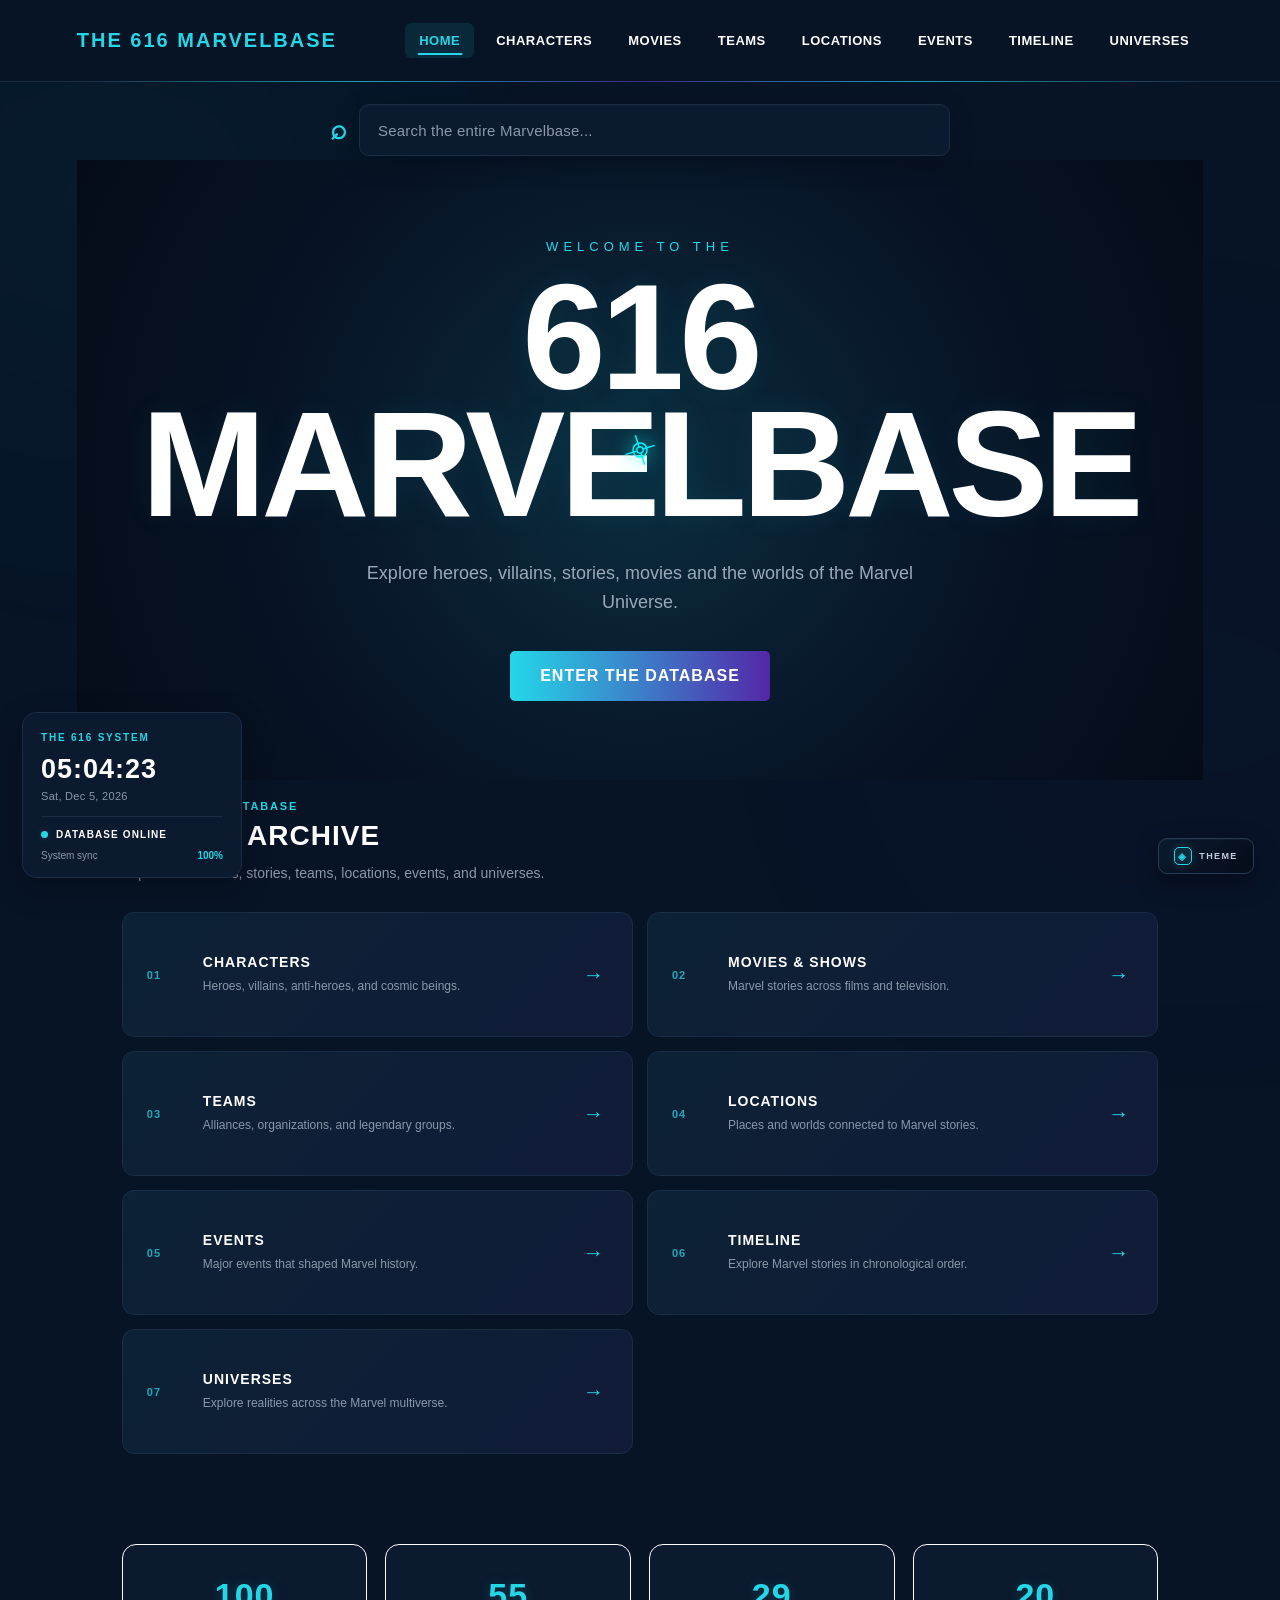
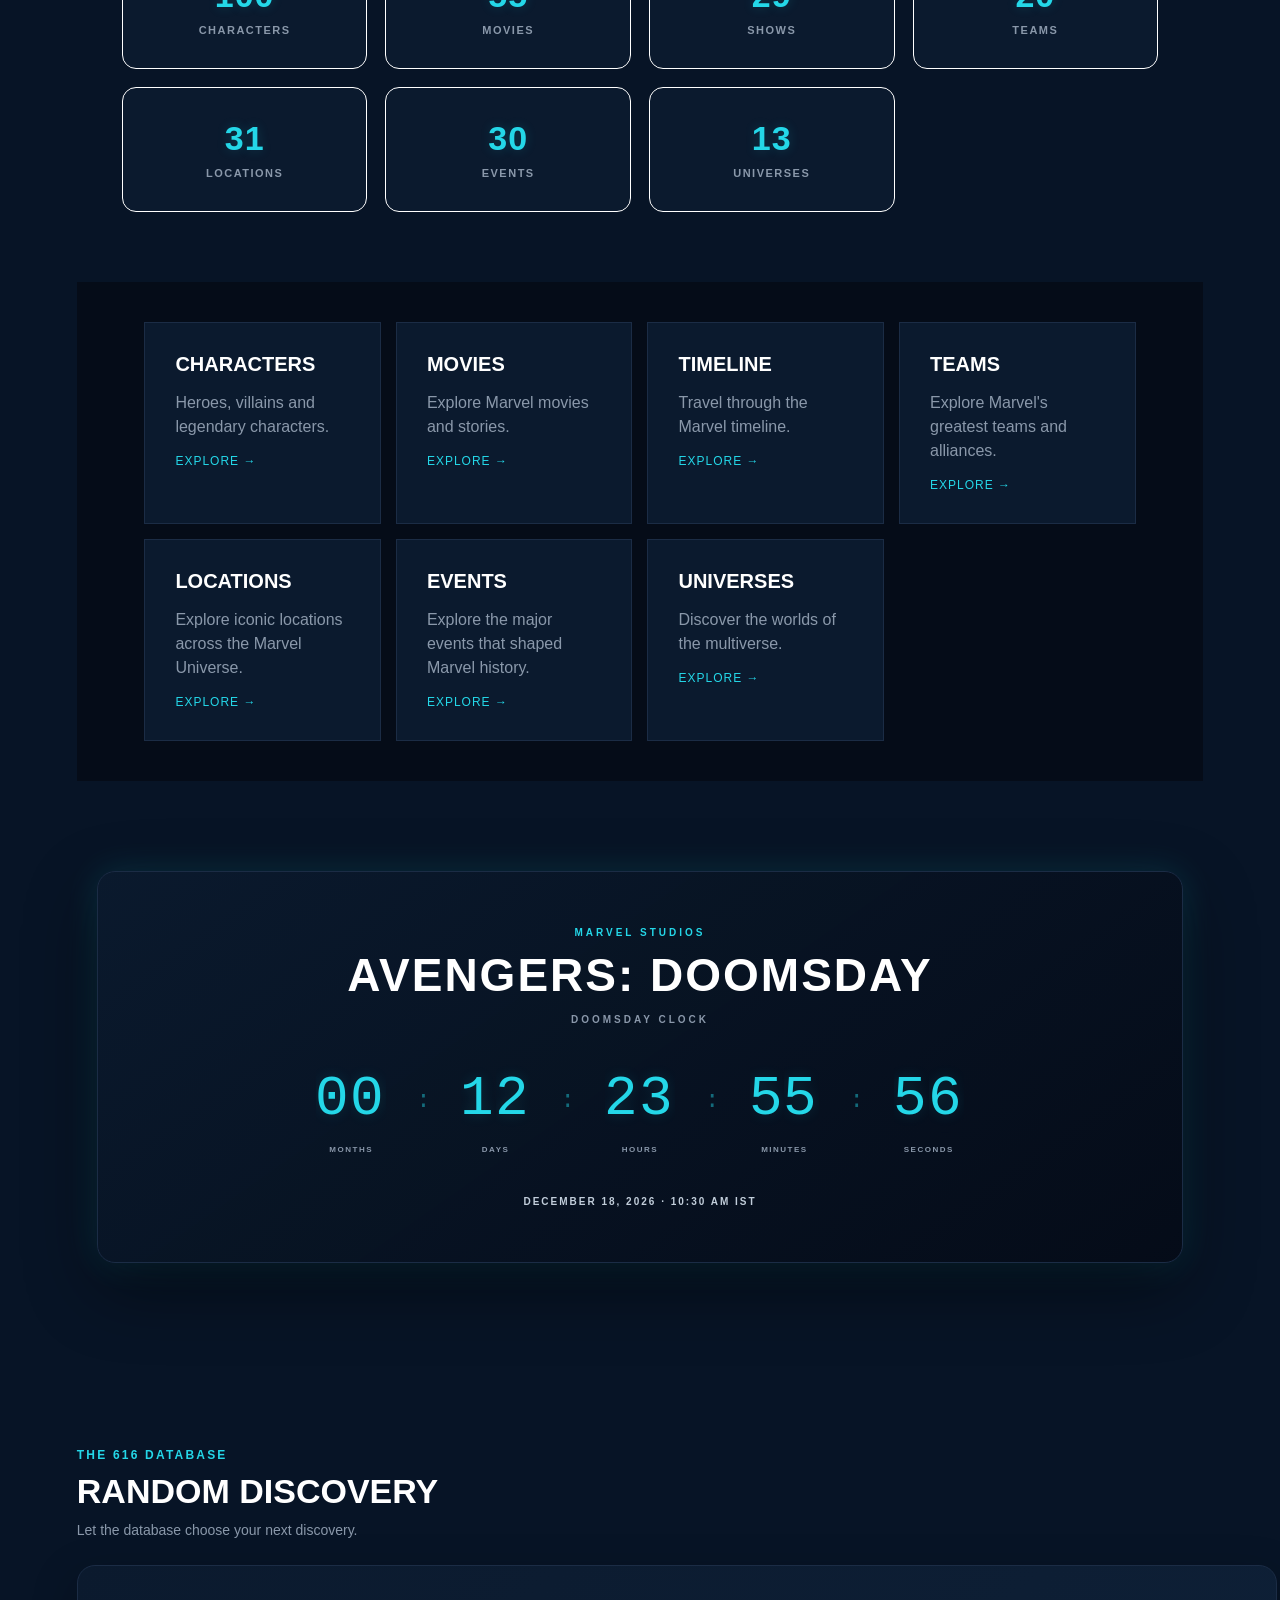
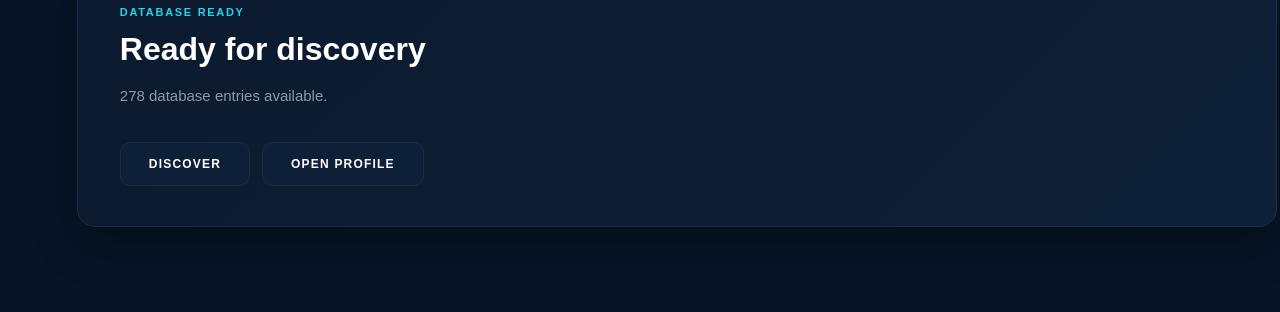
<file: index.html>
<!DOCTYPE html>
<html lang="en">

<head>

    <meta charset="UTF-8">
    <meta name="viewport" content="width=device-width, initial-scale=1.0">

    <title>The 616 Marvelbase</title>

    <link rel="stylesheet" href="style.css">
     <link rel="stylesheet" href="theme.css">
    <style>

        /* =========================================
   GLOBAL SEARCH
   ========================================= */

.global-search-section {

    width: 100%;

    display: flex;

    justify-content: center;

    padding: 22px 20px 4px;

    box-sizing: border-box;

}


.global-search {

    position: relative;

    width: min(620px, 90vw);

}


#global-search-input {

    width: 100%;

    box-sizing: border-box;

    padding: 14px 18px;

    border: 1px solid #1B2C45;

    border-radius: 10px;

    background: #0B1A2E;

    color: white;

    outline: none;

    font-size: 15px;

    transition:
        border-color 0.2s ease,
        box-shadow 0.2s ease,
        background 0.2s ease;

}


#global-search-input::placeholder {
    color: #8A98AA;
}


#global-search-input:focus {

    border-color: #24D7E8;

    background: #0D1F35;

    box-shadow:
        0 0 0 3px rgba(36, 215, 232, 0.08);

}


.global-search-results {

    position: absolute;

    top: calc(100% + 8px);

    left: 0;

    width: 100%;

    max-height: 430px;

    overflow-y: auto;

    padding: 6px;

    box-sizing: border-box;

    border: 1px solid #1B2C45;

    border-radius: 10px;

    background: #0B1A2E;

    box-shadow:
        0 15px 40px rgba(0, 0, 0, 0.45);

    opacity: 0;

    visibility: hidden;

    pointer-events: none;

    transform: translateY(-5px);

    transition:
        opacity 0.2s ease,
        visibility 0.2s ease,
        transform 0.2s ease;

    z-index: 100000;

}


.global-search-results.active {

    opacity: 1;

    visibility: visible;

    pointer-events: auto;

    transform: translateY(0);

}


.global-search-result {

    display: block;

    width: 100%;

    padding: 11px 12px;

    border: none;

    border-radius: 7px;

    background: transparent;

    color: white;

    text-align: left;

    cursor: pointer;

    transition:
        background 0.15s ease;

}


.global-search-result:hover {
    background: #142640;
}


.global-result-category {

    display: block;

    margin-bottom: 3px;

    color: #24D7E8;

    font-size: 11px;

    text-transform: uppercase;

    letter-spacing: 0.8px;

}


.global-search-result strong {

    display: block;

    font-size: 14px;

}


.global-search-result small {

    display: block;

    margin-top: 3px;

    color: #8A98AA;

    font-size: 12px;

}


.global-search-empty {

    padding: 15px;

    color: #8A98AA;

    text-align: center;

    font-size: 13px;

}


@media (max-width: 600px) {

    .global-search-section {
        padding-top: 16px;
    }

    .global-search {
        width: 94vw;
    }

}

    </style>

</head>


<body>


    <header>

        <div class="logo">
            THE 616 <span>MARVELBASE</span>
        </div>

        <!-- =====================================
             NAVIGATION
             ====================================== -->

        <nav>

            <a href="index.html" class="active">
                Home
            </a>

            <a href="characters.html">
                Characters
            </a>

            <a href="movies.html">
                Movies
            </a>

            <a href="teams.html">
                TEAMS
            </a>

            <a href="locations.html">
                LOCATIONS
            </a>

            <a href="events.html">
                EVENTS
            </a>

            <a href="timeline.html">
                Timeline
            </a>

            <a href="universes.html">
                Universes
            </a>

        </nav>

    </header>
    <!-- ========================================
     GLOBAL SEARCH
========================================= -->

<section class="global-search-section">

    <div class="global-search">

        <input
            type="text"
            id="global-search-input"
            placeholder="Search the entire Marvelbase..."
            autocomplete="off"
        >

        <div
            id="global-search-results"
            class="global-search-results">
        </div>

    </div>

</section>


    <main>


        <!-- =====================================
             HERO
             ====================================== -->

        <section class="hero">

            <p class="small-title">
                WELCOME TO THE
            </p>


            <h1>
                616<br>MARVELBASE
            </h1>


            <p class="description">
                Explore heroes, villains, stories, movies and
                the worlds of the Marvel Universe.
            </p>


            <a
                href="characters.html"
                class="database-button">

                ENTER THE DATABASE

            </a>

        </section>


        <!-- =====================================
             DATABASE STATS
             ====================================== -->


             <section class="database-explorer">

    <div class="database-explorer-heading">
        <p>EXPLORE THE DATABASE</p>
        <h2>THE 616 ARCHIVE</h2>
        <span>
            Explore characters, stories, teams, locations, events, and universes.
        </span>
    </div>


    <div class="database-explorer-grid">

        <a href="characters.html" class="database-explorer-card">
            <span class="database-explorer-number">01</span>
            <div>
                <h3>CHARACTERS</h3>
                <p>Heroes, villains, anti-heroes, and cosmic beings.</p>
            </div>
            <span class="database-explorer-arrow">→</span>
        </a>


        <a href="movies.html" class="database-explorer-card">
            <span class="database-explorer-number">02</span>
            <div>
                <h3>MOVIES & SHOWS</h3>
                <p>Marvel stories across films and television.</p>
            </div>
            <span class="database-explorer-arrow">→</span>
        </a>


        <a href="teams.html" class="database-explorer-card">
            <span class="database-explorer-number">03</span>
            <div>
                <h3>TEAMS</h3>
                <p>Alliances, organizations, and legendary groups.</p>
            </div>
            <span class="database-explorer-arrow">→</span>
        </a>


        <a href="locations.html" class="database-explorer-card">
            <span class="database-explorer-number">04</span>
            <div>
                <h3>LOCATIONS</h3>
                <p>Places and worlds connected to Marvel stories.</p>
            </div>
            <span class="database-explorer-arrow">→</span>
        </a>


        <a href="events.html" class="database-explorer-card">
            <span class="database-explorer-number">05</span>
            <div>
                <h3>EVENTS</h3>
                <p>Major events that shaped Marvel history.</p>
            </div>
            <span class="database-explorer-arrow">→</span>
        </a>


        <a href="timeline.html" class="database-explorer-card">
            <span class="database-explorer-number">06</span>
            <div>
                <h3>TIMELINE</h3>
                <p>Explore Marvel stories in chronological order.</p>
            </div>
            <span class="database-explorer-arrow">→</span>
        </a>


        <a href="universes.html" class="database-explorer-card">
            <span class="database-explorer-number">07</span>
            <div>
                <h3>UNIVERSES</h3>
                <p>Explore realities across the Marvel multiverse.</p>
            </div>
            <span class="database-explorer-arrow">→</span>
        </a>

    </div>

</section>
        <section class="database-stats">

            

    <div class="stat-card" onclick="window.location.href='characters.html'">
        <span id="character-count">0</span>
        <p>CHARACTERS</p>
    </div>

    <div class="stat-card" onclick="window.location.href='movies.html'">
        <span id="movie-count">0</span>
        <p>MOVIES</p>
    </div>

    <div class="stat-card" onclick="window.location.href='movies.html'">
        <span id="show-count">0</span>
        <p>SHOWS</p>
    </div>

    <div class="stat-card" onclick="window.location.href='teams.html'">
        <span id="team-count">0</span>
        <p>TEAMS</p>
    </div>

    <div class="stat-card" onclick="window.location.href='locations.html'">
        <span id="location-count">0</span>
        <p>LOCATIONS</p>
    </div>

    <div class="stat-card" onclick="window.location.href='events.html'">
        <span id="event-count">0</span>
        <p>EVENTS</p>
    </div>

    <div class="stat-card" onclick="window.location.href='universes.html'">
        <span id="universe-count">0</span>
        <p>UNIVERSES</p>
    </div>

</section>


        <!-- =====================================
             DATABASE CATEGORIES
             ====================================== -->

        <section class="categories">


            <a
                href="characters.html"
                class="card">

                <h2>
                    CHARACTERS
                </h2>

                <p>
                    Heroes, villains and legendary characters.
                </p>

                <span class="card-link">
                    EXPLORE →
                </span>

            </a>


            <a
                href="movies.html"
                class="card">

                <h2>
                    MOVIES
                </h2>

                <p>
                    Explore Marvel movies and stories.
                </p>

                <span class="card-link">
                    EXPLORE →
                </span>

            </a>


            <a
                href="timeline.html"
                class="card">

                <h2>
                    TIMELINE
                </h2>

                <p>
                    Travel through the Marvel timeline.
                </p>

                <span class="card-link">
                    EXPLORE →
                </span>

            </a>


            <a
                href="teams.html"
                class="card">

                <h2>
                    TEAMS
                </h2>

                <p>
                    Explore Marvel's greatest teams and alliances.
                </p>

                <span class="card-link">
                    EXPLORE →
                </span>

            </a>


            <a
                href="locations.html"
                class="card">

                <h2>
                    LOCATIONS
                </h2>

                <p>
                    Explore iconic locations across the Marvel Universe.
                </p>

                <span class="card-link">
                    EXPLORE →
                </span>

            </a>


            <a
                href="events.html"
                class="card">

                <h2>
                    EVENTS
                </h2>

                <p>
                    Explore the major events that shaped Marvel history.
                </p>

                <span class="card-link">
                    EXPLORE →
                </span>

            </a>


            <a
                href="universes.html"
                class="card">

                <h2>
                    UNIVERSES
                </h2>

                <p>
                    Discover the worlds of the multiverse.
                </p>

                <span class="card-link">
                    EXPLORE →
                </span>

            </a>


        </section>


        <section class="doomsday-clock-section">

    <div class="doomsday-clock">

        <p class="doomsday-kicker">MARVEL STUDIOS</p>

        <h2>AVENGERS: DOOMSDAY</h2>

        <p class="doomsday-label">DOOMSDAY CLOCK</p>

        <div class="doomsday-countdown">

            <div class="doomsday-unit">
                <span id="doom-months">00</span>
                <small>MONTHS</small>
            </div>

            <div class="doom-separator">:</div>

            <div class="doomsday-unit">
                <span id="doom-days">00</span>
                <small>DAYS</small>
            </div>

            <div class="doom-separator">:</div>

            <div class="doomsday-unit">
                <span id="doom-hours">00</span>
                <small>HOURS</small>
            </div>

            <div class="doom-separator">:</div>

            <div class="doomsday-unit">
                <span id="doom-minutes">00</span>
                <small>MINUTES</small>
            </div>

            <div class="doom-separator">:</div>

            <div class="doomsday-unit">
                <span id="doom-seconds">00</span>
                <small>SECONDS</small>
            </div>

        </div>

        <p class="doomsday-date">
            DECEMBER 18, 2026 · 10:30 AM IST
        </p>

    </div>

</section>



<section class="random-discovery">
    <div class="discovery-header">
        <p>THE 616 DATABASE</p>
        <h2>RANDOM DISCOVERY</h2>
        <span>Let the database choose your next discovery.</span>
    </div>

    <div class="discovery-card">
        <div>
            <p class="discovery-type" id="discovery-type">
                DATABASE READY
            </p>

            <h3 id="discovery-name">
                ??? 
            </h3>

            <p id="discovery-description">
                Access a random entry from the 616 database.
            </p>
        </div>

        <div class="discovery-actions">
    <button id="discover-button" class="discovery-button">
        DISCOVER AGAIN
    </button>

    <button id="open-discovery-button" class="discovery-button">
        OPEN PROFILE
    </button>
</div>
    </div>
</section>
    </main>


    <!-- =========================================
         MOUSE GLOW
         ========================================== -->

    <canvas id="neon-trail-canvas"></canvas>


    <!-- =========================================
         SCRIPTS
         ========================================== -->

    <script src="home.js"></script>

    <script src="script.js"></script>

    <script src="global-search.js"></script>

<script src="neon-trail.js"></script>

    <script src="theme.js"></script>

    <script src="doomsday-clock.js"></script>

    <script src="system-clock.js"></script>

    <script src="random-discovery.js"></script>

</body>

</html>
</file>
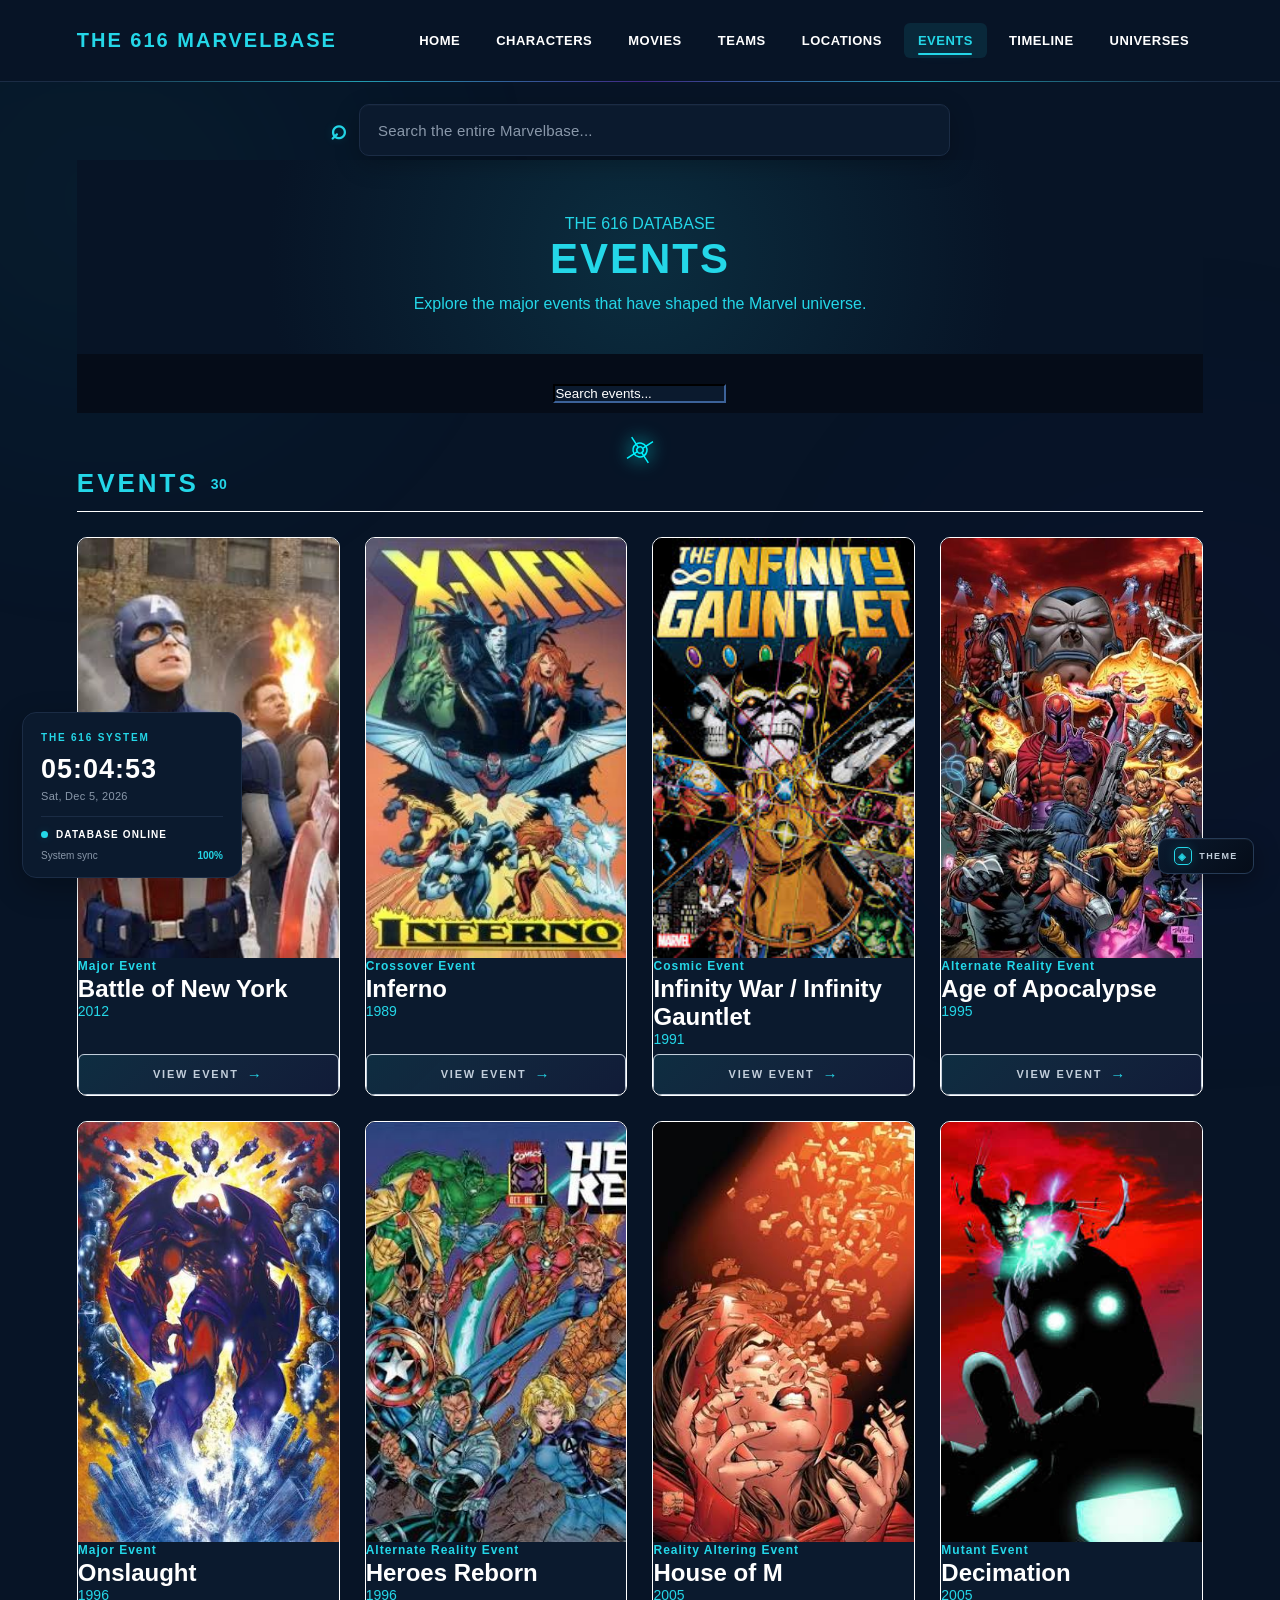
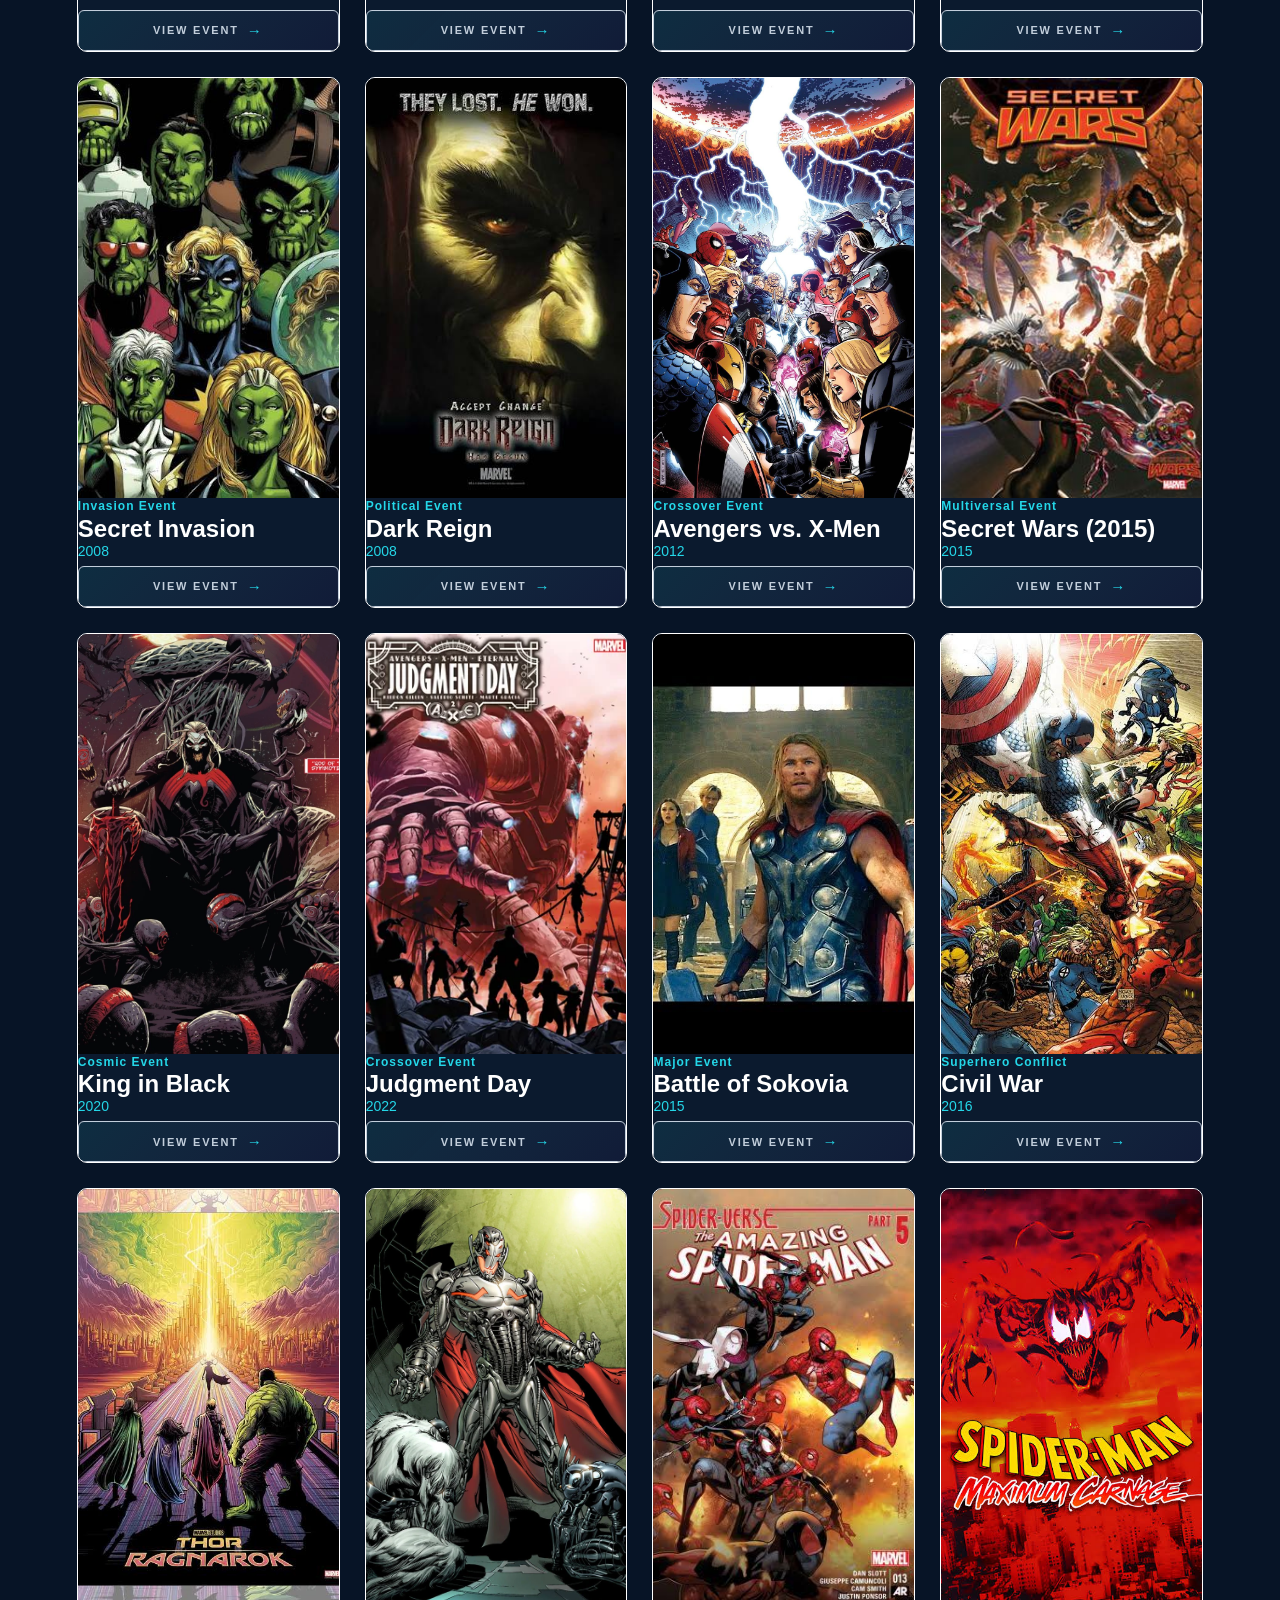
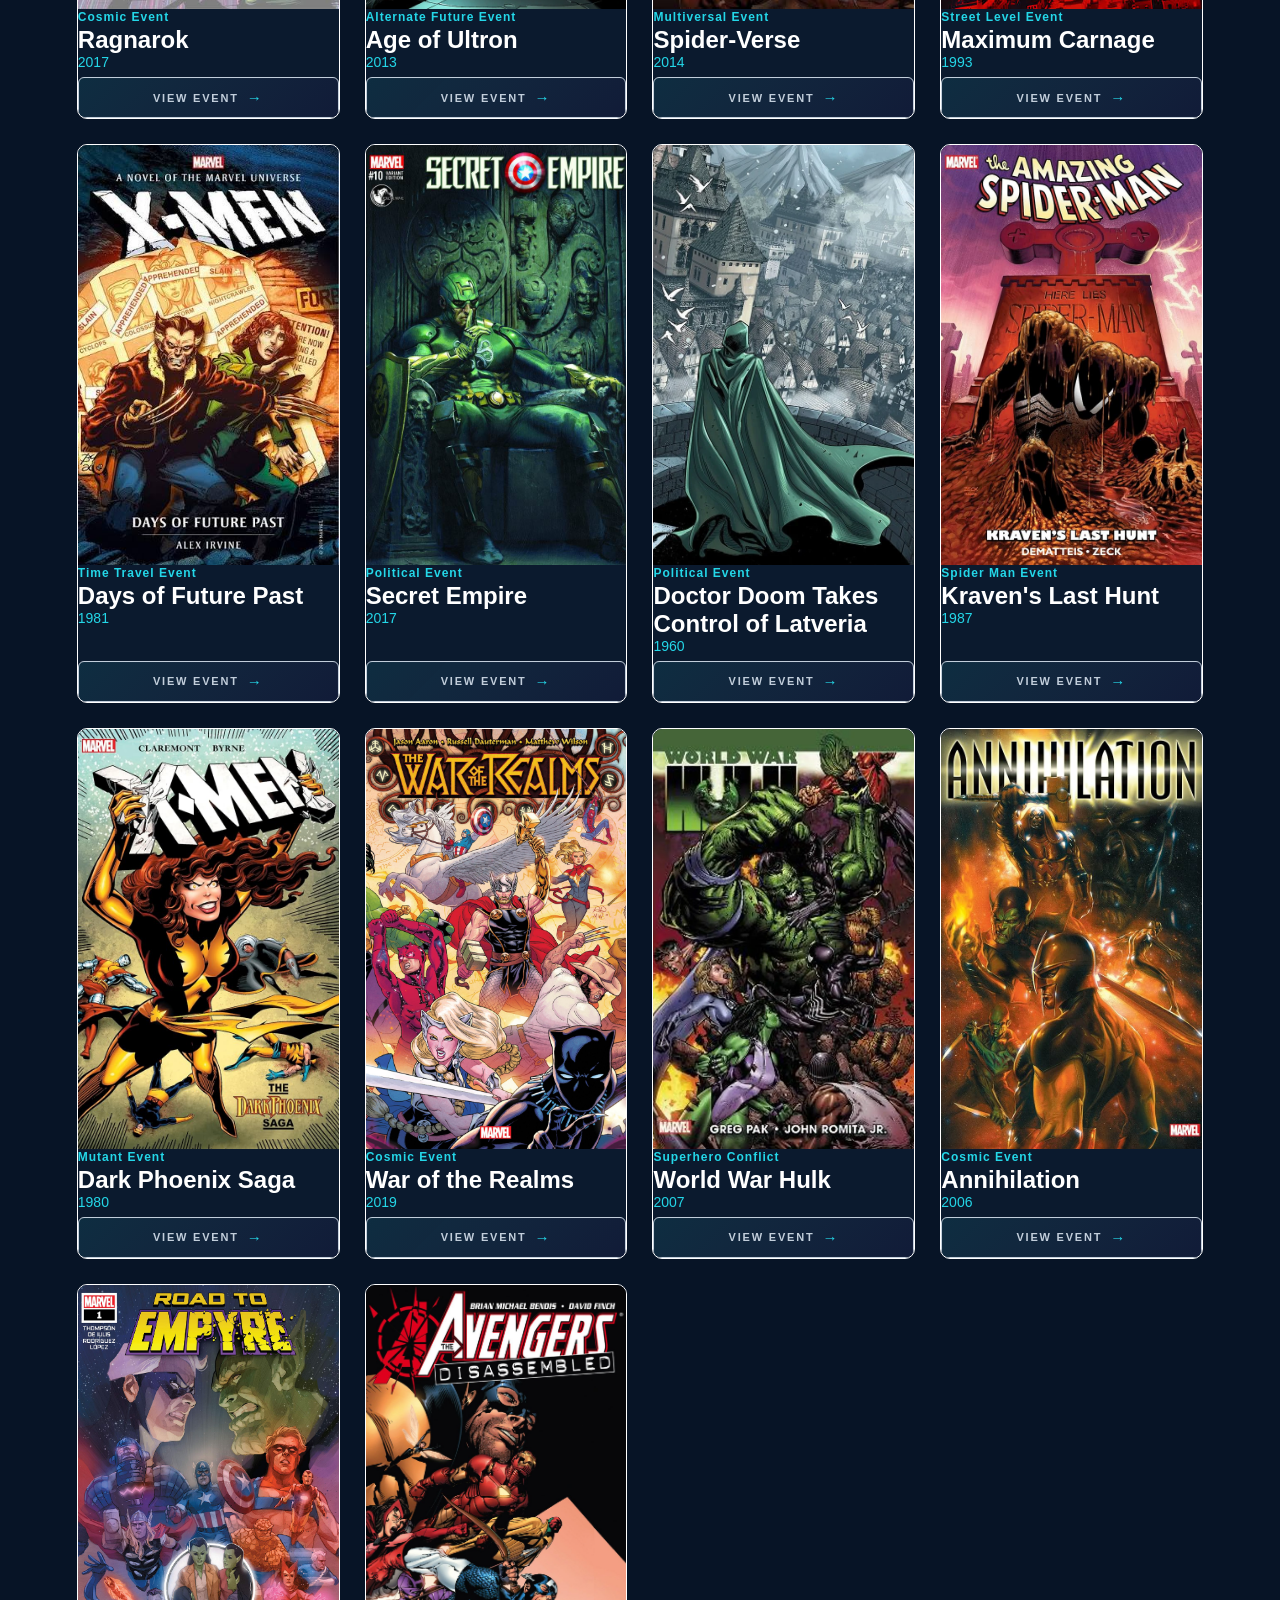
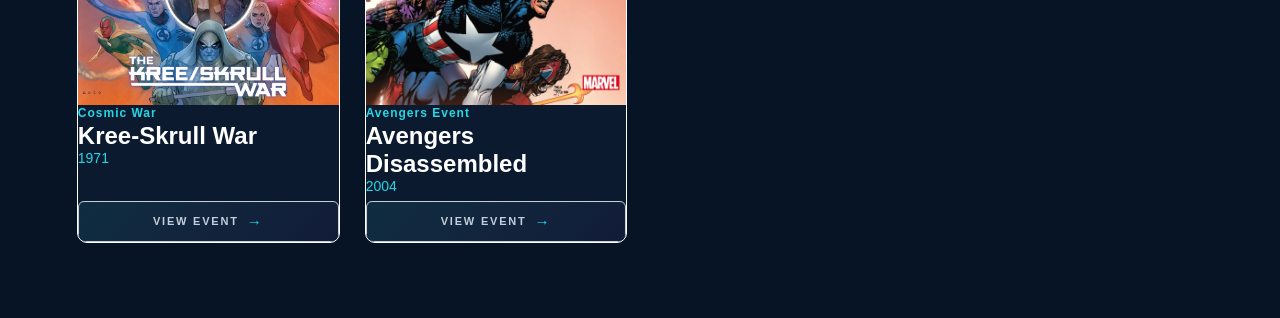
<file: events.html>
<!DOCTYPE html>
<html lang="en">

<head>

    <meta charset="UTF-8">

    <meta
        name="viewport"
        content="width=device-width, initial-scale=1.0"
    >

    <title>Events | The 616 Marvelbase</title>

    <link
        rel="stylesheet"
        href="style.css"
    >
    <link rel="stylesheet" href="theme.css">

    <!-- EVENT PROFILE MODAL OVERRIDE -->

    <style>

        #profile-modal {
            position: fixed !important;
            inset: 0 !important;

            z-index: 99999 !important;

            display: flex !important;
            align-items: center !important;
            justify-content: center !important;

            width: 100vw !important;
            height: 100vh !important;

            padding: 30px !important;

            background:
                rgba(0, 0, 0, 0.80) !important;

            backdrop-filter: blur(10px);

            opacity: 0 !important;
            visibility: hidden !important;
            pointer-events: none !important;

            transition:
                opacity 0.3s ease,
                visibility 0.3s ease;
        }


        #profile-modal.active {
            opacity: 1 !important;
            visibility: visible !important;
            pointer-events: auto !important;
        }


        #profile-modal .profile-box {
            position: relative !important;

            width: min(850px, 100%) !important;

            max-height: 88vh !important;

            overflow-y: auto !important;

            padding: 48px !important;

            border:
                1px solid
                rgba(60, 150, 255, 0.35) !important;

            border-radius: 18px !important;

            background:
                linear-gradient(
                    145deg,
                    rgba(15, 25, 40, 0.98),
                    rgba(5, 10, 18, 0.98)
                ) !important;

            color: #ffffff !important;

            box-shadow:
                0 0 35px
                rgba(40, 130, 255, 0.18),

                0 25px 80px
                rgba(0, 0, 0, 0.65) !important;

            transform:
                translateY(25px)
                scale(0.97);

            transition:
                transform 0.35s ease;
        }


        #profile-modal.active .profile-box {
            transform:
                translateY(0)
                scale(1);
        }


        #profile-modal .close-button {
            position: absolute !important;

            top: 18px !important;
            right: 20px !important;

            width: 42px !important;
            height: 42px !important;

            display: flex !important;

            align-items: center !important;
            justify-content: center !important;

            padding: 0 !important;

            border:
                1px solid
                rgba(80, 160, 255, 0.3) !important;

            border-radius: 50% !important;

            background:
                rgba(10, 20, 35, 0.8) !important;

            color: #ffffff !important;

            font-size: 28px !important;
            line-height: 1 !important;

            cursor: pointer;

            transition:
                color 0.25s ease,
                border-color 0.25s ease,
                box-shadow 0.25s ease,
                transform 0.25s ease;
        }


        #profile-modal .close-button:hover {
            border-color:
                var(--blue) !important;

            color:
                var(--blue) !important;

            box-shadow:
                0 0 18px
                rgba(70, 160, 255, 0.45);

            transform:
                rotate(90deg);
        }


        #profile-modal .profile-button {
            display: inline-block;

            margin: 5px 5px 5px 0;

            padding: 9px 14px;

            border:
                1px solid
                var(--border-light);

            border-radius: 6px;

            background:
                rgba(255, 255, 255, 0.03);

            color:
                var(--text-soft);

            font-family: inherit;

            font-size: 12px;

            font-weight: 600;

            cursor: pointer;

            transition:
                color 0.2s ease,
                background 0.2s ease,
                border-color 0.2s ease,
                transform 0.2s ease;
        }


        #profile-modal .profile-button:hover {
            transform:
                translateY(-2px);

            border-color:
                var(--cyan);

            background:
                rgba(36, 215, 232, 0.08);

            color:
                #ffffff;
        }


        /* GLOBAL SEARCH */

        .global-search-section {
            width: 100%;

            display: flex;
            justify-content: center;

            padding: 22px 20px 4px;

            box-sizing: border-box;
        }


        .global-search {
            position: relative;

            width: min(620px, 90vw);
        }


        #global-search-input {
            width: 100%;

            box-sizing: border-box;

            padding: 14px 18px;

            border:
                1px solid
                #1B2C45;

            border-radius: 10px;

            background:
                #0B1A2E;

            color:
                white;

            outline: none;

            font-size: 15px;

            transition:
                border-color 0.2s ease,
                box-shadow 0.2s ease,
                background 0.2s ease;
        }


        #global-search-input::placeholder {
            color:
                #8A98AA;
        }


        #global-search-input:focus {
            border-color:
                #24D7E8;

            background:
                #0D1F35;

            box-shadow:
                0 0 0 3px
                rgba(36, 215, 232, 0.08);
        }


        .global-search-results {
            position: absolute;

            top: calc(100% + 8px);
            left: 0;

            width: 100%;

            max-height: 430px;

            overflow-y: auto;

            padding: 6px;

            box-sizing: border-box;

            border:
                1px solid
                #1B2C45;

            border-radius: 10px;

            background:
                #0B1A2E;

            box-shadow:
                0 15px 40px
                rgba(0, 0, 0, 0.45);

            opacity: 0;

            visibility: hidden;

            pointer-events: none;

            transform:
                translateY(-5px);

            transition:
                opacity 0.2s ease,
                visibility 0.2s ease,
                transform 0.2s ease;

            z-index: 100000;
        }


        .global-search-results.active {
            opacity: 1;

            visibility: visible;

            pointer-events: auto;

            transform:
                translateY(0);
        }


        .global-search-result {
            display: block;

            width: 100%;

            padding: 11px 12px;

            border: none;

            border-radius: 7px;

            background:
                transparent;

            color:
                white;

            text-align: left;

            cursor: pointer;

            transition:
                background 0.15s ease;
        }


        .global-search-result:hover {
            background:
                #142640;
        }


        .global-result-category {
            display: block;

            margin-bottom: 3px;

            color:
                #24D7E8;

            font-size: 11px;

            text-transform: uppercase;

            letter-spacing: 0.8px;
        }


        .global-search-result strong {
            display: block;

            font-size: 14px;
        }


        .global-search-result small {
            display: block;

            margin-top: 3px;

            color:
                #8A98AA;

            font-size: 12px;
        }


        .global-search-empty {
            padding: 15px;

            color:
                #8A98AA;

            text-align: center;

            font-size: 13px;
        }


        /* MOUSE GLOW */

        .mouse-glow {
            position: fixed;

            width: 260px;
            height: 260px;

            border-radius: 50%;

            pointer-events: none;

            transform:
                translate(-50%, -50%);

            background:
                radial-gradient(
                    circle,

                    rgba(36, 215, 232, 0.10) 0%,

                    rgba(36, 215, 232, 0.04) 35%,

                    transparent 70%
                );

            opacity: 0;

            z-index: 0;

            transition:
                opacity 0.2s ease;
        }


        @media (max-width: 650px) {

            #profile-modal {
                padding:
                    15px !important;
            }


            #profile-modal .profile-box {
                width:
                    95vw !important;

                max-height:
                    92vh !important;

                padding:
                    35px 24px !important;
            }
        }


        @media (max-width: 600px) {

            .global-search-section {
                padding-top:
                    16px;
            }


            .global-search {
                width:
                    94vw;
            }
        }

    </style>

</head>


<body>

    <!-- MOUSE GLOW -->

    
<canvas id="neon-trail-canvas"></canvas>

    <!-- HEADER -->

    <header>

        <div class="logo">

            THE 616

            <span>
                MARVELBASE
            </span>

        </div>


        <nav>

            <a href="index.html">
                HOME
            </a>

            <a href="characters.html">
                CHARACTERS
            </a>

            <a href="movies.html">
                MOVIES
            </a>

            <a href="teams.html">
                TEAMS
            </a>

            <a href="locations.html">
                LOCATIONS
            </a>

            <a
                href="events.html"
                class="active"
            >
                EVENTS
            </a>

            <a href="timeline.html">
                TIMELINE
            </a>

            <a href="universes.html">
                UNIVERSES
            </a>

        </nav>

    </header>


    <!-- GLOBAL SEARCH -->

    <section class="global-search-section">

        <div class="global-search">

            <input
                type="text"
                id="global-search-input"
                placeholder="Search the entire Marvelbase..."
                autocomplete="off"
            >

            <div
                id="global-search-results"
                class="global-search-results"
            ></div>

        </div>

    </section>


    <main>

        <!-- PAGE HEADER -->

        <section class="database-header">

            <p>
                THE 616 DATABASE
            </p>

            <h1>
                EVENTS
            </h1>

            <p>
                Explore the major events that have shaped the Marvel universe.
            </p>

        </section>


        <!-- SEARCH -->

        <section class="character-tools">

            <input
                type="text"
                id="event-search"
                placeholder="Search events..."
            >

        </section>


        <!-- EVENTS -->

        <section class="media-section">

            <div class="section-heading">

                <h2>
                    EVENTS
                </h2>

                <span id="event-count">
                    0
                </span>

            </div>


            <div
                id="event-grid"
                class="movie-grid"
            ></div>

        </section>

    </main>


    <!-- EVENT PROFILE MODAL -->

    <div
        id="profile-modal"
        class="profile-modal"
    >

        <div
            class="profile-box"
            role="dialog"
            aria-modal="true"
            aria-labelledby="profile-name"
        >

            <!-- CLOSE -->

            <button
                type="button"
                class="close-button"
                onclick="closeProfile()"
                aria-label="Close profile"
            >
                ×
            </button>


            <!-- HEADER -->

            <div class="profile-header">

                <div class="profile-type-wrapper">

                    <span id="profile-type"></span>

                </div>


                <h1 id="profile-name"></h1>


                <h3 id="profile-date"></h3>

            </div>


            <!-- STATS -->

            <div class="profile-stats">

                <div class="profile-stat">

                    <strong>
                        YEAR
                    </strong>

                    <p id="profile-year"></p>

                </div>


                <div class="profile-stat">

                    <strong>
                        UNIVERSE
                    </strong>

                    <p id="profile-universe"></p>

                </div>


                <div class="profile-stat">

                    <strong>
                        LOCATION
                    </strong>

                    <p id="profile-location"></p>

                </div>

            </div>


            <!-- ABOUT -->

            <div class="profile-section">

                <h3>
                    ABOUT
                </h3>

                <p id="profile-description"></p>

            </div>


            <!-- PARTICIPANTS -->

            <div class="profile-section">

                <h3>
                    PARTICIPANTS
                </h3>

                <div id="profile-participants"></div>

            </div>


            <!-- COMICS -->

            <div class="profile-section">

                <h3>
                    COMICS
                </h3>

                <div id="profile-comics"></div>

            </div>


            <!-- RELATED EVENTS -->

            <div class="profile-section">

                <h3>
                    RELATED
                </h3>

                <div id="profile-related"></div>

            </div>

        </div>

    </div>


    <!-- JAVASCRIPT -->

    <script src="events.js"></script>

    <script src="global-search.js"></script>

<script src="neon-trail.js"></script>
 <script src="theme.js"></script>

 <script src="system-clock.js"></script>
 
</body>

</html>
</file>
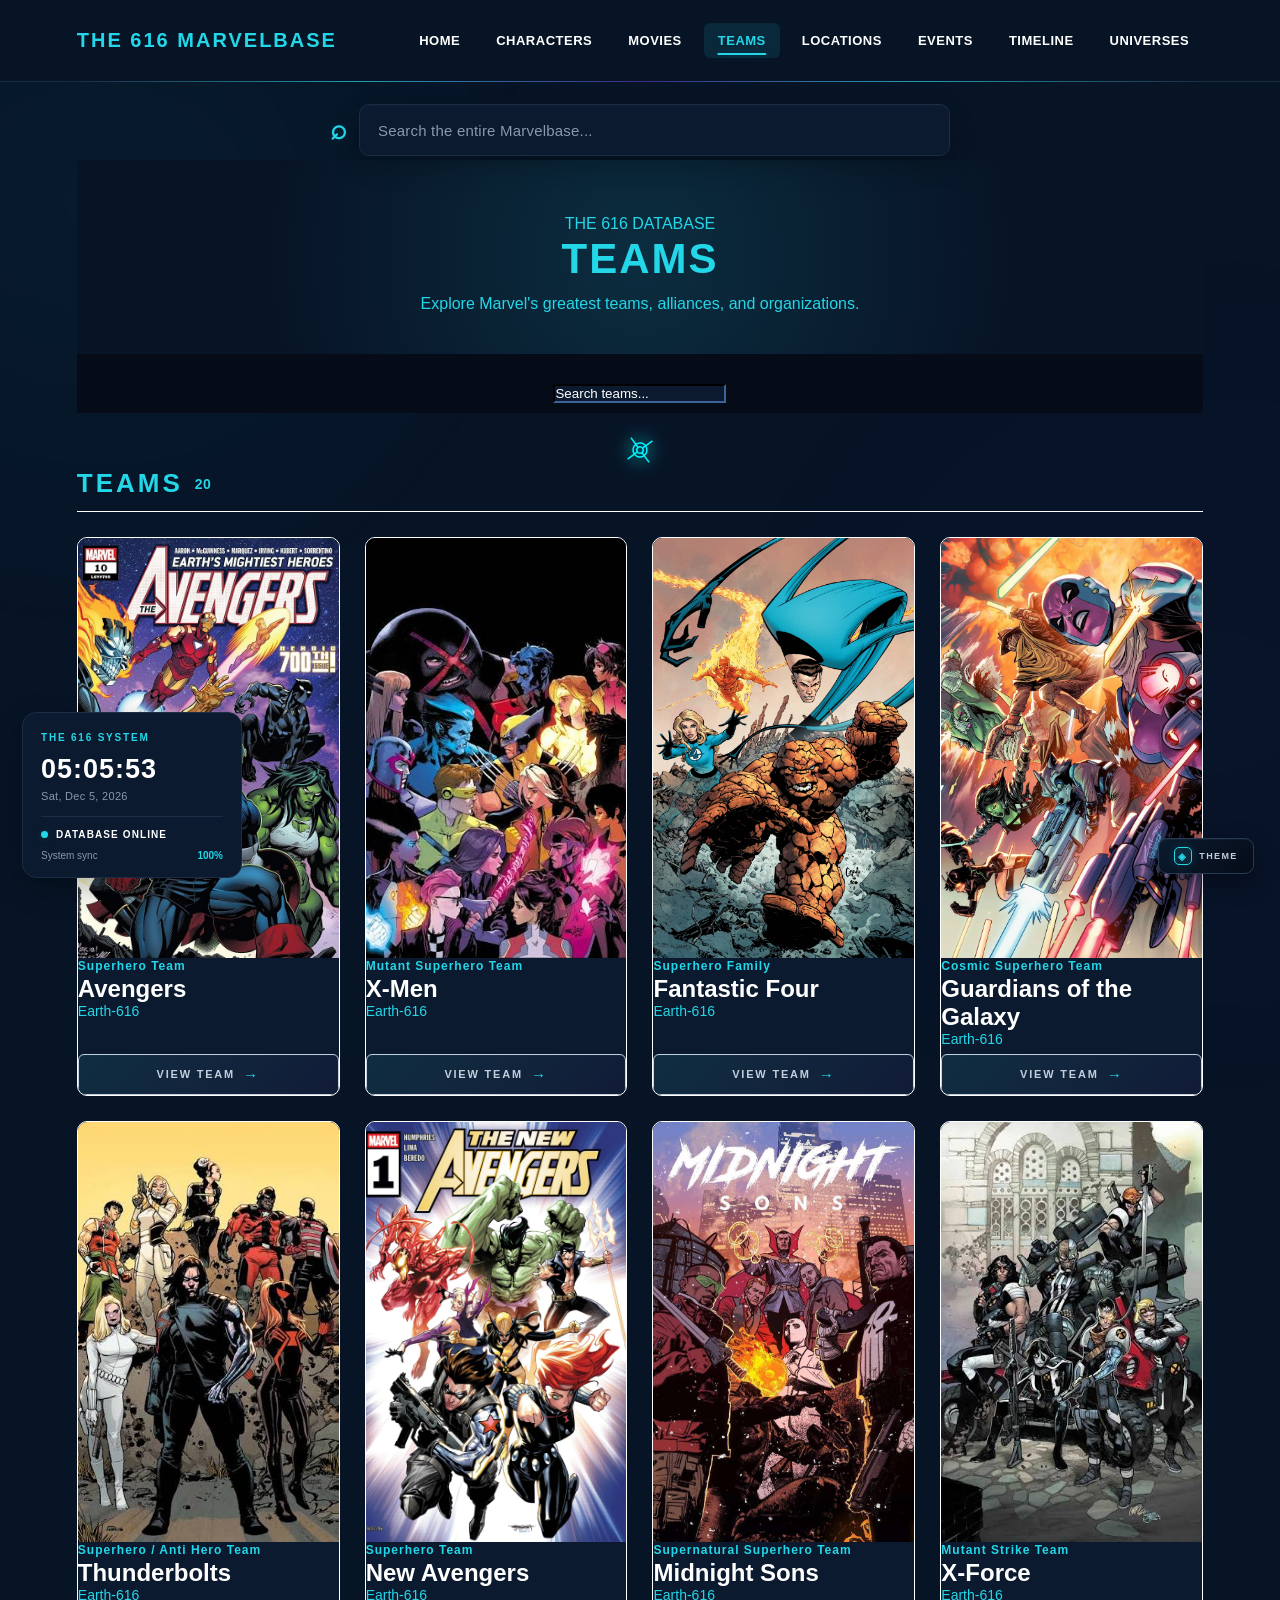
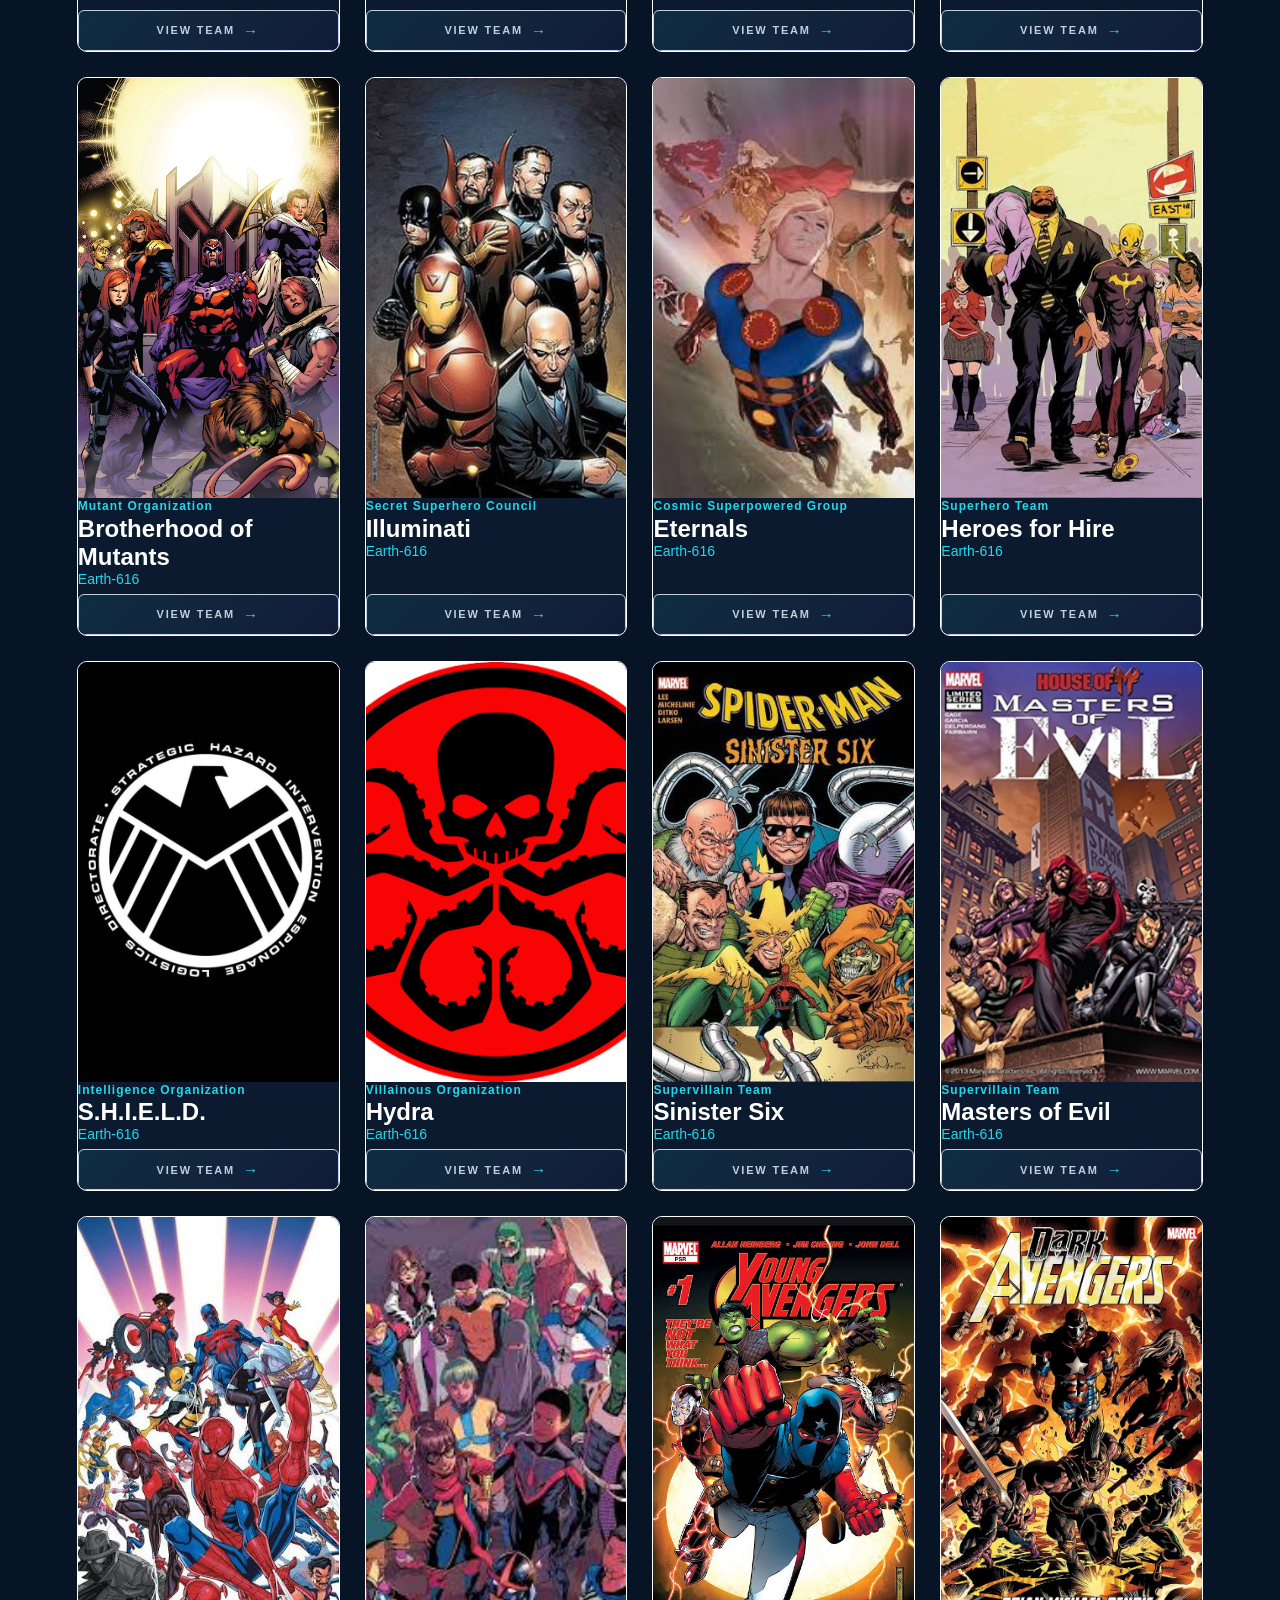
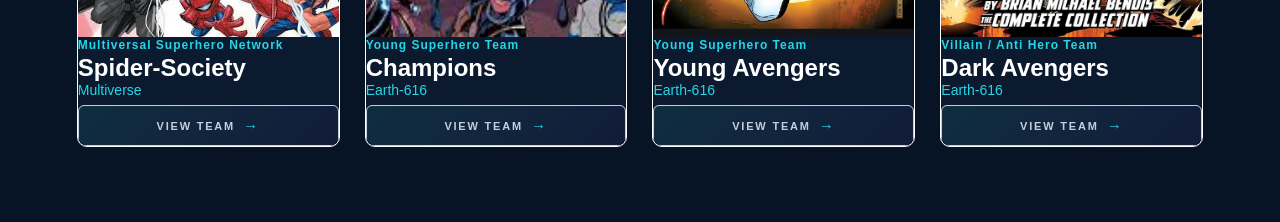
<file: teams.html>
<!DOCTYPE html>
<html lang="en">

<head>
    <meta charset="UTF-8">
    <meta name="viewport" content="width=device-width, initial-scale=1.0">

    <title>Teams | The 616 Marvelbase</title>

    <link rel="stylesheet" href="style.css">
     <link rel="stylesheet" href="theme.css">
    <!-- TEAM PROFILE MODAL OVERRIDE -->
    <style>
        #profile-modal {
            position: fixed !important;
            inset: 0 !important;
            z-index: 99999 !important;

            display: flex !important;
            align-items: center !important;
            justify-content: center !important;

            width: 100vw !important;
            height: 100vh !important;
            padding: 30px !important;

            background: rgba(0, 0, 0, 0.80) !important;
            backdrop-filter: blur(10px);

            opacity: 0 !important;
            visibility: hidden !important;
            pointer-events: none !important;

            transition:
                opacity 0.3s ease,
                visibility 0.3s ease;
        }

        #profile-modal.active {
            opacity: 1 !important;
            visibility: visible !important;
            pointer-events: auto !important;
        }

        #profile-modal .profile-box {
            position: relative !important;

            width: min(850px, 100%) !important;
            max-height: 88vh !important;
            overflow-y: auto !important;

            padding: 48px !important;

            border: 1px solid rgba(60, 150, 255, 0.35) !important;
            border-radius: 18px !important;

            background:
                linear-gradient(
                    145deg,
                    rgba(15, 25, 40, 0.98),
                    rgba(5, 10, 18, 0.98)
                ) !important;

            color: #ffffff !important;

            box-shadow:
                0 0 35px rgba(40, 130, 255, 0.18),
                0 25px 80px rgba(0, 0, 0, 0.65) !important;

            transform: translateY(25px) scale(0.97);

            transition:
                transform 0.35s ease;
        }

        #profile-modal.active .profile-box {
            transform: translateY(0) scale(1);
        }

        #profile-modal .close-button {
            position: absolute !important;

            top: 18px !important;
            right: 20px !important;

            width: 42px !important;
            height: 42px !important;

            display: flex !important;
            align-items: center !important;
            justify-content: center !important;

            padding: 0 !important;

            border: 1px solid rgba(80, 160, 255, 0.3) !important;
            border-radius: 50% !important;

            background: rgba(10, 20, 35, 0.8) !important;

            color: #ffffff !important;
            font-size: 28px !important;
            line-height: 1 !important;

            cursor: pointer;

            transition:
                color 0.25s ease,
                border-color 0.25s ease,
                box-shadow 0.25s ease,
                transform 0.25s ease;
        }

        #profile-modal .close-button:hover {
            border-color: var(--blue) !important;
            color: var(--blue) !important;

            box-shadow:
                0 0 18px rgba(70, 160, 255, 0.45);

            transform: rotate(90deg);
        }

        #profile-modal .profile-button {
            display: inline-block;

            margin: 5px 5px 5px 0;
            padding: 9px 14px;

            border: 1px solid var(--border-light);
            border-radius: 6px;

            background: rgba(255, 255, 255, 0.03);

            color: var(--text-soft);

            font-family: inherit;
            font-size: 12px;
            font-weight: 600;

            cursor: pointer;

            transition:
                color 0.2s ease,
                background 0.2s ease,
                border-color 0.2s ease,
                transform 0.2s ease;
        }

        #profile-modal .profile-button:hover {
            transform: translateY(-2px);

            border-color: var(--cyan);

            background:
                rgba(36, 215, 232, 0.08);

            color: #ffffff;
        }

        /* GLOBAL SEARCH */

        .global-search-section {
            width: 100%;

            display: flex;
            justify-content: center;

            padding: 22px 20px 4px;

            box-sizing: border-box;
        }

        .global-search {
            position: relative;

            width: min(620px, 90vw);
        }

        #global-search-input {
            width: 100%;
            box-sizing: border-box;

            padding: 14px 18px;

            border: 1px solid #1B2C45;
            border-radius: 10px;

            background: #0B1A2E;
            color: white;

            outline: none;

            font-size: 15px;

            transition:
                border-color 0.2s ease,
                box-shadow 0.2s ease,
                background 0.2s ease;
        }

        #global-search-input::placeholder {
            color: #8A98AA;
        }

        #global-search-input:focus {
            border-color: #24D7E8;

            background: #0D1F35;

            box-shadow:
                0 0 0 3px rgba(36, 215, 232, 0.08);
        }

        .global-search-results {
            position: absolute;

            top: calc(100% + 8px);
            left: 0;

            width: 100%;
            max-height: 430px;

            overflow-y: auto;

            padding: 6px;
            box-sizing: border-box;

            border: 1px solid #1B2C45;
            border-radius: 10px;

            background: #0B1A2E;

            box-shadow:
                0 15px 40px rgba(0, 0, 0, 0.45);

            opacity: 0;
            visibility: hidden;
            pointer-events: none;

            transform: translateY(-5px);

            transition:
                opacity 0.2s ease,
                visibility 0.2s ease,
                transform 0.2s ease;

            z-index: 100000;
        }

        .global-search-results.active {
            opacity: 1;
            visibility: visible;
            pointer-events: auto;

            transform: translateY(0);
        }

        .global-search-result {
            display: block;

            width: 100%;

            padding: 11px 12px;

            border: none;
            border-radius: 7px;

            background: transparent;
            color: white;

            text-align: left;

            cursor: pointer;

            transition:
                background 0.15s ease;
        }

        .global-search-result:hover {
            background: #142640;
        }

        .global-result-category {
            display: block;

            margin-bottom: 3px;

            color: #24D7E8;

            font-size: 11px;

            text-transform: uppercase;
            letter-spacing: 0.8px;
        }

        .global-search-result strong {
            display: block;

            font-size: 14px;
        }

        .global-search-result small {
            display: block;

            margin-top: 3px;

            color: #8A98AA;

            font-size: 12px;
        }

        .global-search-empty {
            padding: 15px;

            color: #8A98AA;

            text-align: center;

            font-size: 13px;
        }

        /* MOUSE GLOW */

        .mouse-glow {
            position: fixed;

            width: 260px;
            height: 260px;

            border-radius: 50%;

            pointer-events: none;

            transform: translate(-50%, -50%);

            background:
                radial-gradient(
                    circle,
                    rgba(36, 215, 232, 0.10) 0%,
                    rgba(36, 215, 232, 0.04) 35%,
                    transparent 70%
                );

            opacity: 0;

            z-index: 0;

            transition:
                opacity 0.2s ease;
        }

        @media (max-width: 650px) {
            #profile-modal {
                padding: 15px !important;
            }

            #profile-modal .profile-box {
                width: 95vw !important;
                max-height: 92vh !important;

                padding: 35px 24px !important;
            }
        }

        @media (max-width: 600px) {
            .global-search-section {
                padding-top: 16px;
            }

            .global-search {
                width: 94vw;
            }
        }
    </style>
</head>

<body>

    <!-- MOUSE GLOW -->
    <canvas id="neon-trail-canvas"></canvas>

    <!-- HEADER -->
    <header>

        <div class="logo">
            THE 616 <span>MARVELBASE</span>
        </div>

        <nav>

            <a href="index.html">
                HOME
            </a>

            <a href="characters.html">
                CHARACTERS
            </a>

            <a href="movies.html">
                MOVIES
            </a>

            <a href="teams.html" class="active">
                TEAMS
            </a>

            <a href="locations.html">
                LOCATIONS
            </a>

            <a href="events.html">
                EVENTS
            </a>

            <a href="timeline.html">
                TIMELINE
            </a>

            <a href="universes.html">
                UNIVERSES
            </a>

        </nav>

    </header>


    <!-- GLOBAL SEARCH -->
    <section class="global-search-section">

        <div class="global-search">

            <input
                type="text"
                id="global-search-input"
                placeholder="Search the entire Marvelbase..."
                autocomplete="off"
            >

            <div
                id="global-search-results"
                class="global-search-results"
            ></div>

        </div>

    </section>


    <main>

        <!-- PAGE HEADER -->
        <section class="database-header">

            <p>
                THE 616 DATABASE
            </p>

            <h1>
                TEAMS
            </h1>

            <p>
                Explore Marvel's greatest teams, alliances, and organizations.
            </p>

        </section>


        <!-- TEAM SEARCH -->
        <section class="character-tools">

            <input
                type="text"
                id="team-search"
                placeholder="Search teams..."
            >

        </section>


        <!-- TEAMS -->
        <section class="media-section">

            <div class="section-heading">

                <h2>
                    TEAMS
                </h2>

                <span id="team-count">
                    0
                </span>

            </div>

            <div
                id="team-grid"
                class="movie-grid"
            ></div>

        </section>

    </main>


    <!-- TEAM PROFILE MODAL -->
    <div
        id="profile-modal"
        class="profile-modal"
    >

        <div
            class="profile-box"
            role="dialog"
            aria-modal="true"
            aria-labelledby="profile-name"
        >

            <!-- CLOSE -->
            <button
                type="button"
                class="close-button"
                onclick="closeProfile()"
                aria-label="Close profile"
            >
                ×
            </button>


            <!-- HEADER -->
            <div class="profile-header">

                <div class="profile-type-wrapper">

                    <span id="profile-type"></span>

                </div>

                <h1 id="profile-name"></h1>

                <h3 id="profile-founded"></h3>

            </div>


            <!-- STATS -->
            <div class="profile-stats">

                <div class="profile-stat">

                    <strong>
                        STATUS
                    </strong>

                    <p id="profile-status"></p>

                </div>


                <div class="profile-stat">

                    <strong>
                        UNIVERSE
                    </strong>

                    <p id="profile-universe"></p>

                </div>


                <div class="profile-stat">

                    <strong>
                        FOUNDED
                    </strong>

                    <p id="profile-founded-stat"></p>

                </div>

            </div>


            <!-- ABOUT -->
            <div class="profile-section">

                <h3>
                    ABOUT
                </h3>

                <p id="profile-description"></p>

            </div>


            <!-- MEMBERS -->
            <div class="profile-section">

                <h3>
                    MEMBERS
                </h3>

                <div id="profile-members"></div>

            </div>


            <!-- MOVIES & SHOWS -->
            <div class="profile-section">

                <h3>
                    MOVIES &amp; SHOWS
                </h3>

                <div id="profile-movies"></div>

            </div>


            <!-- RELATED TEAMS -->
            <div class="profile-section">

                <h3>
                    RELATED
                </h3>

                <div id="profile-related"></div>

            </div>

        </div>

    </div>


    <!-- JAVASCRIPT -->
    <script src="teams.js"></script>
    <script src="global-search.js"></script>
<script src="neon-trail.js"></script>
    <script src="theme.js"></script>
    <script src="system-clock.js"></script>

</body>

</html>
</file>
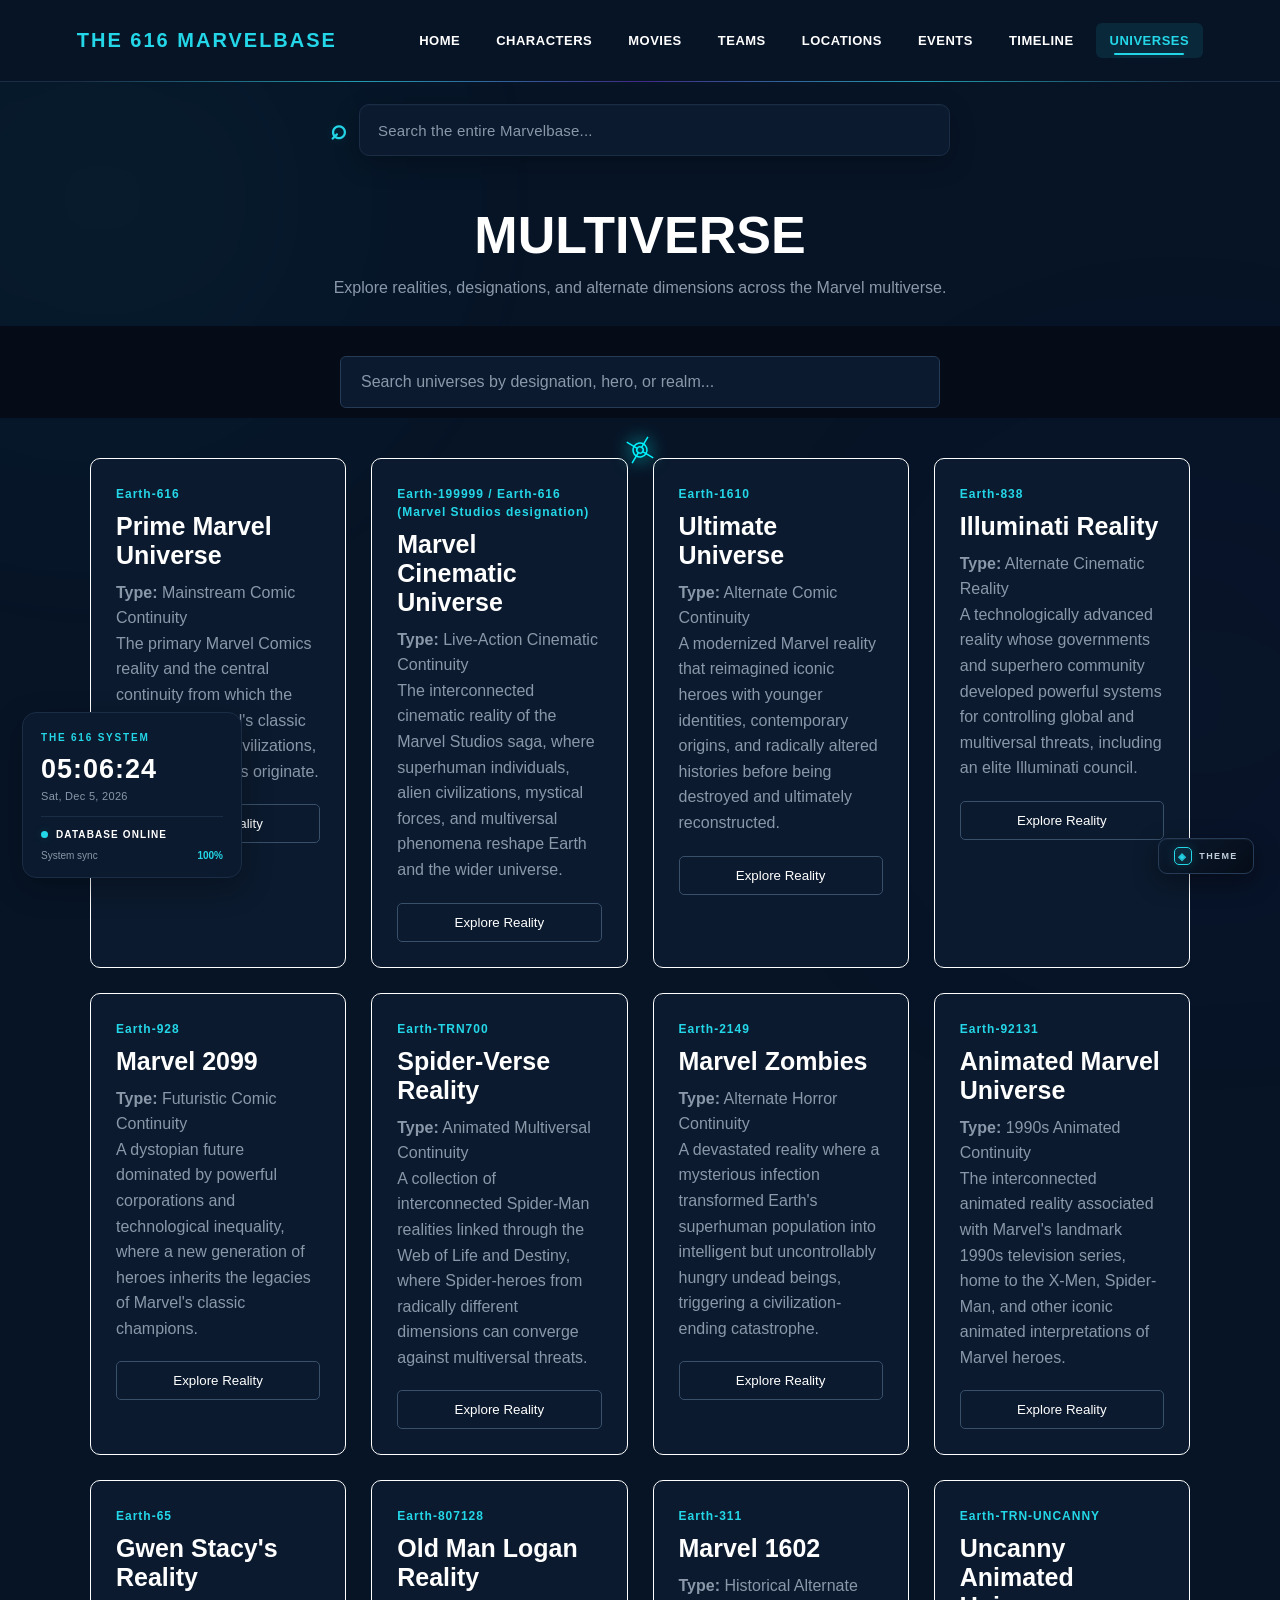
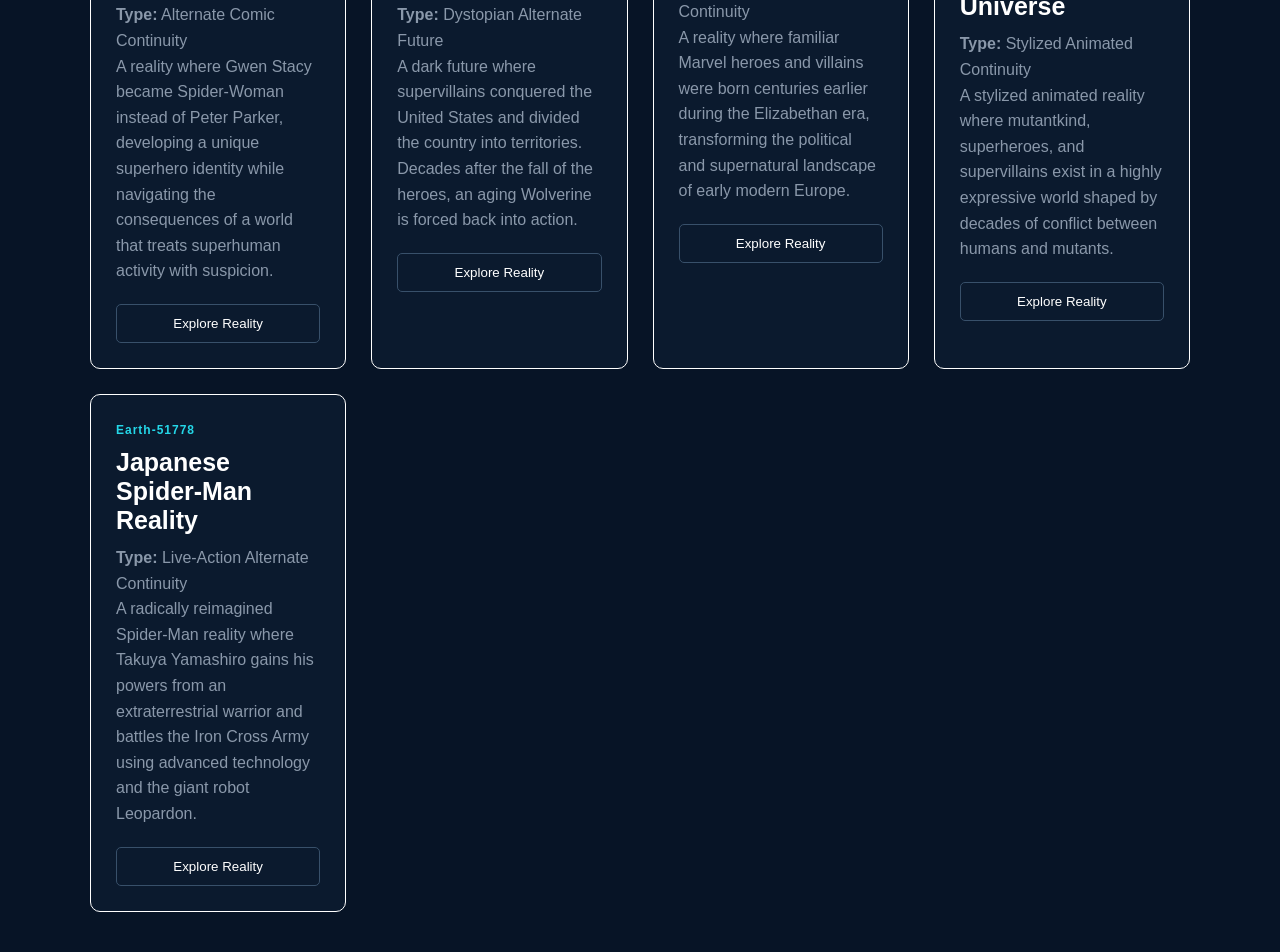
<file: universes.html>
<!DOCTYPE html>
<html lang="en">

<head>

    <meta charset="UTF-8">

    <meta
        name="viewport"
        content="width=device-width, initial-scale=1.0"
    >

    <title>Universes | The 616 Marvelbase</title>

    <link rel="stylesheet" href="style.css">

    <link rel="stylesheet" href="theme.css">
    <style>

        /* ========================================
           GLOBAL SEARCH
        ======================================== */

        .global-search-section {
            width: 100%;

            display: flex;
            justify-content: center;

            padding: 22px 20px 4px;

            box-sizing: border-box;
        }


        .global-search {
            position: relative;

            width: min(620px, 90vw);
        }


        #global-search-input {
            width: 100%;

            box-sizing: border-box;

            padding: 14px 18px;

            border:
                1px solid
                #1B2C45;

            border-radius: 10px;

            background:
                #0B1A2E;

            color:
                white;

            outline: none;

            font-size: 15px;

            transition:
                border-color 0.2s ease,
                box-shadow 0.2s ease,
                background 0.2s ease;
        }


        #global-search-input::placeholder {
            color:
                #8A98AA;
        }


        #global-search-input:focus {
            border-color:
                #24D7E8;

            background:
                #0D1F35;

            box-shadow:
                0 0 0 3px
                rgba(36, 215, 232, 0.08);
        }


        .global-search-results {
            position: absolute;

            top: calc(100% + 8px);
            left: 0;

            width: 100%;

            max-height: 430px;

            overflow-y: auto;

            padding: 6px;

            box-sizing: border-box;

            border:
                1px solid
                #1B2C45;

            border-radius: 10px;

            background:
                #0B1A2E;

            box-shadow:
                0 15px 40px
                rgba(0, 0, 0, 0.45);

            opacity: 0;

            visibility: hidden;

            pointer-events: none;

            transform:
                translateY(-5px);

            transition:
                opacity 0.2s ease,
                visibility 0.2s ease,
                transform 0.2s ease;

            z-index: 100000;
        }


        .global-search-results.active {
            opacity: 1;

            visibility: visible;

            pointer-events: auto;

            transform:
                translateY(0);
        }


        .global-search-result {
            display: block;

            width: 100%;

            padding: 11px 12px;

            border: none;

            border-radius: 7px;

            background:
                transparent;

            color:
                white;

            text-align: left;

            cursor: pointer;

            transition:
                background 0.15s ease;
        }


        .global-search-result:hover {
            background:
                #142640;
        }


        .global-result-category {
            display: block;

            margin-bottom: 3px;

            color:
                #24D7E8;

            font-size: 11px;

            text-transform: uppercase;

            letter-spacing: 0.8px;
        }


        .global-search-result strong {
            display: block;

            font-size: 14px;
        }


        .global-search-result small {
            display: block;

            margin-top: 3px;

            color:
                #8A98AA;

            font-size: 12px;
        }


        .global-search-empty {
            padding: 15px;

            color:
                #8A98AA;

            text-align: center;

            font-size: 13px;
        }


        /* ========================================
           MOUSE GLOW
        ======================================== */

        .mouse-glow {
            position: fixed;

            width: 260px;
            height: 260px;

            border-radius: 50%;

            pointer-events: none;

            transform:
                translate(-50%, -50%);

            background:
                radial-gradient(
                    circle,
                    rgba(36, 215, 232, 0.10) 0%,
                    rgba(36, 215, 232, 0.04) 35%,
                    transparent 70%
                );

            opacity: 0;

            z-index: 0;

            transition:
                opacity 0.2s ease;
        }


        /* ========================================
           UNIVERSE PAGE
        ======================================== */

        .universe-page-header {
            text-align: center;

            padding:
                45px 20px 25px;
        }


        .universe-page-header h1 {
            margin:
                0 0 10px;

            font-size:
                clamp(32px, 5vw, 52px);
        }


        .universe-page-header p {
            max-width:
                750px;

            margin:
                0 auto;

            color:
                #8A98AA;

            line-height:
                1.6;
        }


        @media (max-width: 600px) {

            .global-search-section {
                padding-top:
                    16px;
            }


            .global-search {
                width:
                    94vw;
            }


            .universe-page-header {
                padding:
                    35px 18px 20px;
            }

        }

    </style>

</head>


<body>


    <!-- ========================================
         MOUSE GLOW
    ========================================= -->

    <canvas id="neon-trail-canvas"></canvas>



    <!-- ========================================
         NAVIGATION
    ========================================= -->

    <header>

        <div class="logo">
            THE 616 <span>MARVELBASE</span>
        </div>


        <nav>

            <a href="index.html">
                HOME
            </a>

            <a href="characters.html">
                CHARACTERS
            </a>

            <a href="movies.html">
                MOVIES
            </a>

            <a href="teams.html">
                TEAMS
            </a>

            <a href="locations.html">
                LOCATIONS
            </a>

            <a href="events.html">
                EVENTS
            </a>

            <a href="timeline.html">
                TIMELINE
            </a>

            <a
                href="universes.html"
                class="active"
            >
                UNIVERSES
            </a>

        </nav>

    </header>



    <!-- ========================================
         GLOBAL SEARCH
    ========================================= -->

    <section class="global-search-section">

        <div class="global-search">

            <input
                type="text"
                id="global-search-input"
                placeholder="Search the entire Marvelbase..."
                autocomplete="off"
            >


            <div
                id="global-search-results"
                class="global-search-results"
            ></div>

        </div>

    </section>



    <!-- ========================================
         PAGE HEADER
    ========================================= -->

    <section class="universe-page-header">

        <h1>
            MULTIVERSE
        </h1>

        <p>
            Explore realities, designations, and alternate
            dimensions across the Marvel multiverse.
        </p>

    </section>



    <!-- ========================================
         UNIVERSE SEARCH
    ========================================= -->

    <div class="universe-tools">

        <input
            type="text"
            id="universe-search"
            placeholder="Search universes by designation, hero, or realm..."
        >

    </div>



    <!-- ========================================
         UNIVERSE GRID
    ========================================= -->

    <main
        class="universe-grid"
        id="universe-grid"
    >

        <!-- Dynamic universe cards loaded via universes.js -->

    </main>



    <!-- ========================================
         UNIVERSE PROFILE MODAL
    ========================================= -->

    <div
        class="profile-modal"
        id="universe-modal"
        role="dialog"
        aria-modal="true"
        aria-labelledby="profile-name"
    >

        <div class="profile-box">

            <button
                class="close-button"
                type="button"
                onclick="closeUniverse()"
                aria-label="Close universe profile"
            >
                &times;
            </button>


            <h2 id="profile-name">
                Universe Name
            </h2>


            <p
                id="profile-real-name"
                class="universe-designation"
            >
                Designation
            </p>


            <div class="profile-stats">

                <!-- Dynamically populated stats -->

            </div>


            <div id="modal-body-content">

                <!-- Dynamically populated sections -->

            </div>

        </div>

    </div>



    <!-- ========================================
         JAVASCRIPT
    ========================================= -->

    <script src="universes.js"></script>

    <script src="global-search.js"></script>
<script src="neon-trail.js"></script>
<script src="theme.js"></script>
    <script src="system-clock.js"></script>



    
</body>

</html>
</file>
<file: style.css>
/* =========================================================
   THE 616 MARVELBASE
   MAIN STYLESHEET
   ========================================================= */


/* =========================================================
   GLOBAL RESET
   ========================================================= */

* {
    margin: 0;
    padding: 0;
    box-sizing: border-box;
}

html {
    scroll-behavior: smooth;
}

body {
    min-height: 100vh;
    background: #071426;
    color: #ffffff;
    font-family: Arial, Helvetica, sans-serif;
    overflow-x: hidden;
}

button,
input {
    font-family: inherit;
}

button {
    cursor: pointer;
}

img {
    display: block;
    max-width: 100%;
}


/* =========================================================
   THEME VARIABLES
   ========================================================= */

:root {
    --bg-main: #071426;
    --bg-dark: #050C18;
    --bg-card: #0B1A2E;
    --bg-soft: #0E1D31;

    --border: #1B2C45;
    --border-soft: #263B56;
    --border-light: #38506A;

    --cyan: #24D7E8;
    --blue: #4DA3FF;
    --purple: #5427A8;

    --text-main: #FFFFFF;
    --text-soft: #C2CEDB;
    --text-muted: #9AA9BA;
    --text-dim: #8191A5;
    --text-dark: #617287;

    --shadow-cyan: rgba(36, 215, 232, 0.08);
    --shadow-blue: rgba(77, 163, 255, 0.10);
}


/* =========================================================
   NAVIGATION
   ========================================================= */

header {
    position: relative;
    z-index: 100;

    height: 82px;

    display: flex;
    align-items: center;
    justify-content: space-between;

    padding: 0 6%;

    background: rgba(7, 20, 38, 0.92);

    border-bottom: 1px solid var(--border);

    backdrop-filter: blur(10px);
}

header::after {
    content: "";

    position: absolute;
    left: 6%;
    right: 6%;
    bottom: -1px;

    height: 1px;

    background:
        linear-gradient(
            90deg,
            transparent,
            var(--cyan),
            var(--purple),
            var(--cyan),
            transparent
        );

    opacity: 0.65;
}


/* =========================================================
   LOGO
   ========================================================= */

.logo {
    white-space: nowrap;

    color: var(--text-main);

    font-size: 20px;
    font-weight: bold;

    letter-spacing: 2px;

    transition: transform 0.3s ease;
}

.logo span {
    color: var(--cyan);

    transition:
        color 0.3s ease,
        text-shadow 0.3s ease;
}

.logo:hover {
    transform: translateY(-1px);
}

.logo:hover span {
    text-shadow:
        0 0 12px rgba(36, 215, 232, 0.55);
}


/* =========================================================
   NAV LINKS
   ========================================================= */

nav {
    display: flex;
    align-items: center;

    gap: 8px;
}

nav a {
    position: relative;

    padding: 10px 14px;

    border-radius: 6px;

    color: #8FA0B5;

    text-decoration: none;

    font-size: 13px;
    font-weight: 600;

    letter-spacing: 0.5px;

    text-transform: uppercase;

    transition:
        color 0.25s ease,
        background 0.25s ease;
}

nav a:hover {
    color: #ffffff;

    background:
        rgba(36, 215, 232, 0.06);
}

nav a::after {
    content: "";

    position: absolute;

    left: 50%;
    bottom: 3px;

    width: 0;
    height: 2px;

    border-radius: 2px;

    background:
        linear-gradient(
            90deg,
            var(--cyan),
            var(--purple)
        );

    transform: translateX(-50%);

    transition:
        width 0.25s ease;
}

nav a:hover::after {
    width: 65%;
}

nav a.active {
    color: #ffffff;

    background:
        rgba(36, 215, 232, 0.07);
}

nav a.active::after {
    width: 65%;
}


/* =========================================================
   HOME HERO
   ========================================================= */

.hero {
    min-height: 620px;

    display: flex;
    flex-direction: column;
    justify-content: center;
    align-items: center;

    padding: 40px 20px;

    text-align: center;

    background:
        radial-gradient(
            circle at center,
            #182C4A 0%,
            #071426 55%,
            #050C18 100%
        );
}

.small-title {
    margin-bottom: 20px;

    color: var(--cyan);

    font-size: 13px;
    letter-spacing: 5px;
}

.hero h1 {
    margin-bottom: 30px;

    font-size:
        clamp(70px, 12vw, 150px);

    line-height: 0.85;

    letter-spacing: -5px;

    text-shadow:
        0 0 30px rgba(36, 215, 232, 0.08);
}

.description {
    max-width: 550px;

    margin-bottom: 35px;

    color: var(--text-muted);

    font-size: 18px;
    line-height: 1.6;
}


/* =========================================================
   DATABASE BUTTON
   ========================================================= */

.database-button {
    display: inline-block;

    padding: 16px 30px;

    border-radius: 5px;

    background:
        linear-gradient(
            90deg,
            var(--cyan),
            var(--purple)
        );

    color: #ffffff;

    font-weight: bold;
    letter-spacing: 1px;

    text-decoration: none;

    transition:
        transform 0.3s ease,
        box-shadow 0.3s ease;
}

.database-button:hover {
    transform: translateY(-3px);

    box-shadow:
        0 0 25px rgba(36, 215, 232, 0.25);
}


/* =========================================================
   HOME CATEGORY CARDS
   ========================================================= */

.categories {
    display: grid;

    grid-template-columns:
        repeat(4, 1fr);

    gap: 15px;

    padding: 40px 6%;

    background: var(--bg-dark);
}

.card {
    display: block;

    min-height: 180px;

    padding: 30px;

    border:
        1px solid var(--border);

    background: var(--bg-card);

    color: inherit;

    text-decoration: none;

    transition:
        transform 0.3s ease,
        border-color 0.3s ease,
        box-shadow 0.3s ease;
}

.card:hover {
    transform: translateY(-5px);

    border-color: var(--cyan);

    box-shadow:
        0 8px 30px var(--shadow-cyan);
}

.card h2 {
    margin-bottom: 15px;

    font-size: 20px;
}

.card p {
    color: var(--text-dim);

    line-height: 1.5;
}

.card-link {
    display: inline-block;

    margin-top: 15px;

    color: var(--cyan);

    font-size: 12px;

    letter-spacing: 1px;

    transition:
        transform 0.2s ease;
}

.card:hover .card-link {
    transform: translateX(5px);
}


/* =========================================================
   DATABASE STATS
   ========================================================= */

.database-stats {
    width: min(900px, 90%);

    display: flex;
    justify-content: center;

    gap: 70px;

    margin: 20px auto 60px;

    text-align: center;
}

.stat span {
    display: block;

    font-size: 36px;
    font-weight: bold;
}

.stat p {
    margin-top: 5px;

    color: var(--text-dim);

    font-size: 12px;

    letter-spacing: 2px;
}


/* =========================================================
   DATABASE HEADER
   Same visual scale as Characters page
   ========================================================= */

.database-header {
    padding: 52px 20px 38px;

    text-align: center;

    background:
        radial-gradient(
            circle at center,
            #182C4A 0%,
            #071426 65%,
            #071426 100%
        );
}

.database-header h1 {
    margin: 0 0 10px;

    color: #ffffff;

    font-size: 42px;

    font-weight: 700;

    letter-spacing: 2px;

    line-height: 1.1;
}

.database-header h2 {
    margin-bottom: 12px;

    color: var(--cyan);

    font-size: 18px;

    font-weight: 700;

    letter-spacing: 3px;
}

.database-header p {
    color: #8FA0B5;

    font-size: 16px;

    line-height: 1.5;
}


/* =========================================================
   MAIN CONTENT
   ========================================================= */

main {
    width: min(1400px, 88%);

    margin: 0 auto;
}


/* =========================================================
   DATABASE TOOLS
   ========================================================= */

.character-tools,
.timeline-tools,
.universe-tools {
    padding: 30px 6% 10px;

    background: var(--bg-dark);

    text-align: center;
}

#character-search,
#movie-search,
.timeline-tools input,
.universe-tools input {
    width: min(100%, 600px);

    padding: 16px 20px;

    border:
        1px solid var(--border-soft);

    border-radius: 6px;

    outline: none;

    background: var(--bg-card);

    color: #ffffff;

    font-size: 16px;

    transition:
        border-color 0.25s ease,
        box-shadow 0.25s ease;
}

#character-search:focus,
#movie-search:focus,
.timeline-tools input:focus,
.universe-tools input:focus {
    border-color: var(--cyan);

    box-shadow:
        0 0 15px rgba(36, 215, 232, 0.08);
}

#character-search::placeholder,
#movie-search::placeholder,
.timeline-tools input::placeholder,
.universe-tools input::placeholder {
    color: var(--text-dark);
}


/* =========================================================
   FILTER BUTTONS
   ========================================================= */

.filter-buttons {
    display: flex;
    justify-content: center;
    align-items: center;

    flex-wrap: wrap;

    gap: 10px;

    margin-top: 20px;
}

.filter-buttons button {
    padding: 10px 20px;

    border:
        1px solid var(--border-soft);

    border-radius: 5px;

    background: var(--bg-card);

    color: var(--text-muted);

    font-size: 12px;
    font-weight: 600;

    letter-spacing: 0.8px;

    text-transform: uppercase;

    transition:
        color 0.25s ease,
        background 0.25s ease,
        border-color 0.25s ease,
        transform 0.25s ease;
}

.filter-buttons button:hover {
    transform: translateY(-2px);

    border-color: var(--cyan);

    background: var(--cyan);

    color: var(--bg-main);
}


/* =========================================================
   CHARACTER GRID
   ========================================================= */

.character-grid {
    display: grid;

    grid-template-columns:
        repeat(4, 1fr);

    gap: 20px;

    padding: 40px 0;

    background: var(--bg-dark);
}

.character-card {
    overflow: hidden;

    border:
        1px solid var(--border);

    border-radius: 8px;

    background: var(--bg-card);

    transition:
        transform 0.3s ease,
        border-color 0.3s ease,
        box-shadow 0.3s ease;
}

.character-card:hover {
    transform: translateY(-8px);

    border-color: var(--cyan);

    box-shadow:
        0 10px 30px var(--shadow-cyan);
}


/* CHARACTER IMAGE */

.character-image {
    height: 280px;

    display: flex;
    justify-content: center;
    align-items: center;

    overflow: hidden;
}

.character-image img {
    width: auto;
    height: auto;

    max-width: 90%;
    max-height: 90%;

    object-fit: contain;
}


/* CHARACTER BACKGROUNDS */

.iron-man {
    background:
        linear-gradient(
            135deg,
            #321D39,
            #0D1C31
        );
}

.spider-man {
    background:
        linear-gradient(
            135deg,
            #162D45,
            #28163D
        );
}

.thor {
    background:
        linear-gradient(
            135deg,
            #182C4A,
            #10172D
        );
}

.captain {
    background:
        linear-gradient(
            135deg,
            #162D45,
            #111A35
        );
}

.loki {
    background:
        linear-gradient(
            135deg,
            #173B3D,
            #121A31
        );
}

.thanos {
    background:
        linear-gradient(
            135deg,
            #302052,
            #11162D
        );
}

.goblin {
    background:
        linear-gradient(
            135deg,
            #193D3B,
            #101C2A
        );
}

.doom {
    background:
        linear-gradient(
            135deg,
            #263B48,
            #111A27
        );
}


/* CHARACTER INFO */

.character-info {
    padding: 25px;
}

.character-type {
    color: var(--cyan);

    font-size: 12px;
    font-weight: bold;

    letter-spacing: 2px;
}

.character-info h2 {
    margin: 10px 0;

    font-size: 24px;
}

.character-info p:not(.character-type) {
    min-height: 70px;

    color: var(--text-dim);

    line-height: 1.5;
}

.character-info button {
    margin-top: 15px;

    padding: 10px 15px;

    border:
        1px solid var(--border-light);

    border-radius: 5px;

    background: transparent;

    color: #ffffff;

    transition:
        color 0.25s ease,
        background 0.25s ease,
        border-color 0.25s ease;
}

.character-info button:hover {
    border-color: var(--cyan);

    background: var(--cyan);

    color: var(--bg-main);
}


/* =========================================================
   MOVIES & SHOWS
   ========================================================= */

.media-section {
    margin-top: 55px;
    margin-bottom: 75px;
}


/* SECTION HEADING */

.section-heading {
    display: flex;
    align-items: center;

    gap: 12px;

    margin-bottom: 25px;
    padding-bottom: 12px;

    border-bottom:
        1px solid var(--border);
}

.section-heading h2 {
    margin: 0;

    color: #ffffff;

    font-size: 26px;

    font-weight: 700;

    letter-spacing: 3px;
}

.section-heading span {
    color: var(--cyan);

    font-size: 14px;

    font-weight: bold;

    letter-spacing: 0.5px;
}


/* SECOND SECTION */

.media-section + .media-section {
    margin-top: 0;

    padding-top: 40px;

    border-top:
        1px solid rgba(255, 255, 255, 0.08);
}


/* MOVIE GRID */

.movie-grid {
    display: grid;

    grid-template-columns:
        repeat(auto-fill, minmax(220px, 1fr));

    gap: 25px;

    align-items: start;
}


/* MOVIE CARD */

.movie-card {
    overflow: hidden;

    align-self: start;

    border:
        1px solid var(--border);

    border-radius: 10px;

    background: var(--bg-card);

    transition:
        transform 0.25s ease,
        border-color 0.25s ease,
        box-shadow 0.25s ease;
}

.movie-card:hover {
    transform: translateY(-6px);

    border-color: var(--cyan);

    box-shadow:
        0 10px 30px var(--shadow-cyan);
}


/* MOVIE POSTER */

.movie-card > img {
    width: 100%;

    height: 320px;

    object-fit: cover;

    transition:
        transform 0.4s ease;
}

.movie-card:hover > img {
    transform: scale(1.035);
}


/* MOVIE CARD INFO */

.movie-card-info {
    padding: 18px;
}

.movie-card-info h3 {
    margin-bottom: 8px;

    color: #ffffff;

    font-size: 21px;

    line-height: 1.2;
}

.movie-year {
    margin-bottom: 7px;

    color: var(--text-dim);

    font-size: 14px;
}

.movie-type {
    color: var(--cyan);

    font-size: 12px;

    font-weight: bold;

    letter-spacing: 1px;

    line-height: 1.4;
}


/* =========================================================
   VIEW MOVIE / VIEW SHOW BUTTON
   ========================================================= */

.view-profile {
    position: relative;
    width: 100%;
    margin-top: 16px;
    padding: 12px 16px;

    display: flex;
    align-items: center;
    justify-content: center;
    gap: 8px;

    border: 1px solid var(--border-light);
    border-radius: 6px;

    background:
        linear-gradient(
            135deg,
            rgba(36, 215, 232, 0.04),
            rgba(84, 39, 168, 0.08)
        );

    color: var(--text-soft);
    font-size: 11px;
    font-weight: 700;
    letter-spacing: 1.8px;
    text-transform: uppercase;

    box-shadow:
        inset 0 0 0 1px rgba(255, 255, 255, 0.015);

    transition:
        color 0.25s ease,
        background 0.25s ease,
        border-color 0.25s ease,
        box-shadow 0.25s ease,
        transform 0.25s ease;
}

.view-profile::after {
    content: "→";

    color: var(--cyan);
    font-size: 15px;
    line-height: 1;

    transition:
        transform 0.25s ease,
        color 0.25s ease;
}

.view-profile:hover {
    transform: translateY(-2px);

    border-color: var(--cyan);

    background:
        linear-gradient(
            135deg,
            rgba(36, 215, 232, 0.12),
            rgba(84, 39, 168, 0.16)
        );

    color: #ffffff;

    box-shadow:
        0 0 18px rgba(36, 215, 232, 0.10),
        inset 0 0 15px rgba(36, 215, 232, 0.03);
}

.view-profile:hover::after {
    color: #ffffff;
    transform: translateX(4px);
}

.view-profile:active {
    transform: translateY(0);
}


/* MOVIE MODAL IMAGE */

.profile-content > #profile-image {
    width: 220px;
    height: 320px;

    object-fit: cover;

    margin-bottom: 25px;

    border:
        1px solid var(--border);

    border-radius: 8px;
}


/* CLOSE BUTTONS */

.close-button,
.close-profile {
    position: absolute;

    top: 18px;
    right: 20px;

    width: 42px;
    height: 42px;

    display: flex;
    align-items: center;
    justify-content: center;

    padding: 0;

    border:
        1px solid rgba(80, 160, 255, 0.3);

    border-radius: 50%;

    background:
        rgba(10, 20, 35, 0.8);

    color: #ffffff;

    font-size: 28px;
    line-height: 1;

    transition:
        color 0.25s ease,
        border-color 0.25s ease,
        box-shadow 0.25s ease,
        transform 0.25s ease;
}

.close-button:hover,
.close-profile:hover {
    border-color: var(--blue);

    color: var(--blue);

    box-shadow:
        0 0 18px rgba(70, 160, 255, 0.45);

    transform: rotate(90deg);
}


/* =========================================================
   CHARACTER PROFILE
   ========================================================= */

.profile-header {
    padding-right: 50px;

    margin-bottom: 32px;
}

.profile-type-wrapper {
    margin-bottom: 10px;
}

#profile-type {
    display: inline-block;

    padding: 6px 13px;

    border:
        1px solid rgba(70, 160, 255, 0.4);

    border-radius: 999px;

    color: #55AAFF;

    font-size: 12px;

    font-weight: 700;

    letter-spacing: 2px;

    text-shadow:
        0 0 10px rgba(70, 160, 255, 0.65);
}

#profile-name {
    margin: 0;

    color: #ffffff;

    font-size:
        clamp(38px, 6vw, 64px);

    font-weight: 800;

    letter-spacing: -1px;

    line-height: 1.05;
}

#profile-real-name {
    margin: 10px 0 0;

    color:
        rgba(255, 255, 255, 0.55);

    font-size: 17px;

    font-weight: 400;
}


/* =========================================================
   PROFILE STATS
   ========================================================= */

.profile-stats {
    display: grid;

    grid-template-columns:
        repeat(3, 1fr);

    gap: 12px;

    margin-bottom: 34px;
    padding: 18px;

    border:
        1px solid rgba(255, 255, 255, 0.07);

    border-radius: 12px;

    background:
        rgba(255, 255, 255, 0.025);
}

.profile-stat {
    padding: 8px 15px;

    border-right:
        1px solid rgba(255, 255, 255, 0.08);
}

.profile-stat:last-child {
    border-right: none;
}

.profile-stat strong {
    display: block;

    margin-bottom: 7px;

    color: #55AAFF;

    font-size: 11px;

    letter-spacing: 1.8px;

    text-shadow:
        0 0 10px rgba(70, 160, 255, 0.45);
}

.profile-stat p {
    margin: 0;

    color: #ffffff;

    font-size: 15px;

    font-weight: 600;
}


/* =========================================================
   PROFILE SECTIONS
   ========================================================= */

.profile-section {
    position: relative;

    margin-top: 30px;

    padding-top: 25px;

    border-top:
        1px solid rgba(255, 255, 255, 0.08);
}

.profile-section h3,
.profile-section h4 {
    margin-bottom: 12px;

    color: #55AAFF;

    font-size: 12px;

    font-weight: 700;

    letter-spacing: 2px;

    text-shadow:
        0 0 12px rgba(70, 160, 255, 0.45);
}

.profile-section p {
    margin: 0;

    color:
        rgba(255, 255, 255, 0.72);

    font-size: 16px;

    line-height: 1.8;
}


/* =========================================================
   MOVIE PROFILE CONTENT
   ========================================================= */

.profile-info {
    width: 100%;
}

#profile-title {
    margin-bottom: 8px;

    color: #ffffff;

    font-size:
        clamp(34px, 5vw, 50px);

    line-height: 1.1;
}

#profile-year {
    margin-bottom: 18px;

    color: var(--text-muted);

    font-size: 15px;
}

#profile-director,
#profile-phase {
    color: var(--text-soft);
}


/* =========================================================
   TIMELINE
   ========================================================= */

.timeline {
    position: relative;

    width: min(900px, 90%);

    margin: 60px auto;

    padding: 20px 0;
}

.timeline::before {
    content: "";

    position: absolute;

    top: 0;
    bottom: 0;

    left: 50%;

    width: 2px;

    background:
        linear-gradient(
            #24D7E8,
            #5427A8,
            #24D7E8
        );

    transform:
        translateX(-50%);
}

.timeline-event {
    position: relative;

    width: 100%;

    min-height: 150px;

    margin-bottom: 50px;
}

.timeline-year {
    position: absolute;

    left: 50%;

    z-index: 2;

    padding: 8px 14px;

    border:
        1px solid var(--border-light);

    border-radius: 20px;

    background: var(--bg-card);

    font-weight: bold;

    transform:
        translateX(-50%);
}

.timeline-dot {
    position: absolute;

    left: 50%;
    top: 55px;

    z-index: 2;

    width: 14px;
    height: 14px;

    border-radius: 50%;

    background: var(--cyan);

    transform:
        translateX(-50%);

    box-shadow:
        0 0 15px rgba(36, 215, 232, 0.55);
}

.timeline-card {
    width: 40%;

    padding: 20px;

    border:
        1px solid var(--border);

    border-radius: 10px;

    background: var(--bg-card);

    transition:
        transform 0.25s ease,
        border-color 0.25s ease,
        box-shadow 0.25s ease;
}

.timeline-event:nth-child(odd) .timeline-card {
    margin-left: 55%;
}

.timeline-event:nth-child(even) .timeline-card {
    margin-left: 5%;
}

.timeline-card:hover {
    transform: translateY(-5px);

    border-color: var(--cyan);

    box-shadow:
        0 8px 25px rgba(36, 215, 232, 0.07);
}

.timeline-card h2 {
    margin: 8px 0;

    font-size: 21px;
}

.timeline-card p {
    color: var(--text-muted);

    line-height: 1.5;
}

.timeline-type {
    color: var(--cyan) !important;

    font-size: 12px;

    font-weight: bold;

    letter-spacing: 1px;
}

.timeline-universe {
    margin-top: 15px;

    color: #6F8196 !important;

    font-size: 12px;
}


/* =========================================================
   TIMELINE FILTER BUTTONS
   ========================================================= */

.timeline-tools .filter-buttons {
    justify-content: center;

    gap: 14px;

    margin-top: 25px;
}

.timeline-tools .filter-buttons button {
    padding: 14px 24px;

    border:
        1px solid rgba(77, 163, 255, 0.4);

    border-radius: 10px;

    background:
        rgba(15, 30, 50, 0.8);

    color: var(--blue);

    font-size: 13px;

    font-weight: 800;

    letter-spacing: 2px;

    text-shadow:
        0 0 6px rgba(77, 163, 255, 0.8),
        0 0 14px rgba(77, 163, 255, 0.4);

    box-shadow:
        0 0 15px rgba(77, 163, 255, 0.08);
}

.timeline-tools .filter-buttons button:hover {
    border-color: var(--blue);

    background:
        rgba(30, 70, 120, 0.8);

    color: #ffffff;

    text-shadow:
        0 0 8px rgba(77, 163, 255, 0.9),
        0 0 18px rgba(77, 163, 255, 0.5);

    box-shadow:
        0 0 20px rgba(77, 163, 255, 0.2);
}


/* CURRENT TIMELINE */

#current-timeline {
    margin-top: 28px;
    margin-left: 4px;

    color: var(--blue);

    font-size: 14px;

    font-weight: 800;

    letter-spacing: 3px;

    line-height: 1.5;

    text-transform: uppercase;

    text-shadow:
        0 0 6px rgba(77, 163, 255, 0.8),
        0 0 14px rgba(77, 163, 255, 0.5),
        0 0 25px rgba(77, 163, 255, 0.25);
}


/* =========================================================
   UNIVERSES
   ========================================================= */

.universe-grid {
    width: min(1100px, 90%);

    display: grid;

    grid-template-columns:
        repeat(auto-fit, minmax(250px, 1fr));

    gap: 25px;

    margin: 40px auto;
}

.universe-card {
    padding: 25px;

    border:
        1px solid var(--border);

    border-radius: 10px;

    background: var(--bg-card);

    transition:
        transform 0.25s ease,
        border-color 0.25s ease,
        box-shadow 0.25s ease;
}

.universe-card:hover {
    transform: translateY(-6px);

    border-color: var(--purple);

    box-shadow:
        0 10px 30px rgba(84, 39, 168, 0.10);
}

.universe-designation {
    color: var(--cyan);

    font-size: 12px;

    font-weight: bold;

    letter-spacing: 1px;
}

.universe-info h2 {
    margin: 10px 0;

    font-size: 25px;
}

.universe-info > p:not(.universe-designation) {
    color: var(--text-muted);

    line-height: 1.6;
}

.universe-button {
    width: 100%;

    margin-top: 20px;

    padding: 11px;

    border:
        1px solid var(--border-light);

    border-radius: 5px;

    background: transparent;

    color: #ffffff;

    transition:
        background 0.2s ease,
        border-color 0.2s ease;
}

.universe-button:hover {
    border-color: var(--purple);

    background: var(--purple);
}

/* =========================================
   NEON CYBER-TRAIL
   ========================================= */

#neon-trail-canvas {
    position: fixed;
    inset: 0;

    width: 100vw;
    height: 100vh;

    pointer-events: none;

    z-index: 99998;

    display: block;
}

/* =========================================================
   PROFILE MODAL
   ========================================================= */

.profile-modal {
    position: fixed;

    inset: 0;

    z-index: 99999;

    display: flex;

    justify-content: center;
    align-items: center;

    padding: 30px;

    background:
        rgba(0, 0, 0, 0.78);

    backdrop-filter: blur(10px);

    opacity: 0;

    visibility: hidden;

    pointer-events: none;

    transition:
        opacity 0.3s ease,
        visibility 0.3s ease;
}


.profile-modal.active {
    opacity: 1;

    visibility: visible;

    pointer-events: auto;
}


.profile-modal .profile-box {
    position: relative;

    width: min(850px, 100%);

    max-height: 88vh;

    overflow-y: auto;

    padding: 48px;

    border:
        1px solid rgba(60, 150, 255, 0.35);

    border-radius: 18px;

    background:
        linear-gradient(
            145deg,
            rgba(15, 25, 40, 0.98),
            rgba(5, 10, 18, 0.98)
        );

    color: #ffffff;

    box-shadow:
        0 0 35px rgba(40, 130, 255, 0.18),
        0 25px 80px rgba(0, 0, 0, 0.65);

    transform:
        translateY(25px) scale(0.97);

    transition:
        transform 0.35s ease;
}


.profile-modal.active .profile-box {
    transform:
        translateY(0) scale(1);
}
/* =========================================================
   PROFILE SCROLLBAR
   ========================================================= */

.profile-box::-webkit-scrollbar,
.profile-content::-webkit-scrollbar {
    width: 6px;
}

.profile-box::-webkit-scrollbar-track,
.profile-content::-webkit-scrollbar-track {
    background: transparent;
}

.profile-box::-webkit-scrollbar-thumb,
.profile-content::-webkit-scrollbar-thumb {
    border-radius: 10px;

    background:
        rgba(70, 160, 255, 0.35);
}


/* =========================================================
   RESPONSIVE
   ========================================================= */

@media (max-width: 1100px) {

    .character-grid {
        grid-template-columns:
            repeat(3, 1fr);
    }

    .categories {
        grid-template-columns:
            repeat(2, 1fr);
    }

    .movie-grid {
        grid-template-columns:
            repeat(3, 1fr);
    }
}


@media (max-width: 900px) {

    header {
        padding: 0 4%;
    }

    .database-header h1 {
        font-size: 38px;
    }

    .character-grid {
        grid-template-columns:
            repeat(2, 1fr);
    }

    .movie-grid {
        grid-template-columns:
            repeat(3, 1fr);
    }

    .timeline-card {
        width: 42%;
    }
}


@media (max-width: 800px) {

    header {
        height: auto;

        flex-direction: column;

        gap: 18px;

        padding: 20px;
    }

    header::after {
        left: 20px;
        right: 20px;
    }

    nav {
        gap: 4px;

        flex-wrap: wrap;

        justify-content: center;
    }

    nav a {
        padding: 8px 10px;

        font-size: 12px;
    }

    main {
        width: 92%;
    }

    .movie-grid {
        grid-template-columns:
            repeat(2, 1fr);

        gap: 20px;
    }

    .movie-card > img {
        height: 300px;
    }

    .timeline::before {
        left: 15px;
    }

    .timeline-year {
        left: 15px;

        transform: none;
    }

    .timeline-dot {
        left: 15px;
    }

    .timeline-card {
        width: calc(100% - 50px);

        margin-left: 50px !important;
        margin-right: 0;
    }
}


@media (max-width: 650px) {

    .database-header {
        padding:
            45px 15px 30px;
    }

    .database-header h1 {
        font-size: 32px;

        letter-spacing: 1px;
    }

    .database-header h2 {
        font-size: 16px;

        letter-spacing: 2px;
    }

    .database-header p {
        font-size: 15px;
    }

    .categories {
        grid-template-columns: 1fr;
    }

    .character-grid {
        grid-template-columns: 1fr;
    }

    .movie-grid {
        grid-template-columns:
            repeat(2, 1fr);

        gap: 15px;
    }

    .movie-card {
        border-radius: 8px;
    }

    .movie-card > img {
        height: 260px;
    }

    .movie-card-info {
        padding: 13px;
    }

    .movie-card-info h3 {
        font-size: 17px;
    }

    .section-heading {
        margin-bottom: 20px;
    }

    .section-heading h2 {
        font-size: 22px;
    }

    .profile-modal {
        padding: 15px;
    }

    .profile-box,
    .profile-content {
        width: 95vw;

        max-height: 92vh;

        padding:
            35px 24px;
    }

    .profile-stats {
        grid-template-columns: 1fr;
    }

    .profile-stat {
        border-right: none;

        border-bottom:
            1px solid rgba(255, 255, 255, 0.08);

        padding:
            12px 5px;
    }

    .profile-stat:last-child {
        border-bottom: none;
    }

    #profile-name {
        font-size: 42px;
    }

    .profile-content > #profile-image {
        width: 180px;
        height: 260px;
    }
}


@media (max-width: 450px) {

    .movie-grid {
        grid-template-columns: 1fr;
    }

    .movie-card > img {
        height: 320px;
    }

    .database-header h1 {
        font-size: 28px;
    }

    .database-header h2 {
        font-size: 14px;
    }

    .database-stats {
        gap: 30px;
    }

    .stat span {
        font-size: 28px;
    }
}

/* =========================================
   GLOBAL SEARCH
   ========================================= */

.global-search {
    position: relative;

    width: 260px;

    flex-shrink: 0;
}

#global-search-input {

    width: 100%;

    box-sizing: border-box;

    padding: 11px 14px;

    border: 1px solid #1B2C45;
    border-radius: 8px;

    background: #0B1A2E;

    color: white;

    outline: none;

    font-size: 14px;

    transition:
        border-color 0.2s ease,
        background 0.2s ease;
}

#global-search-input::placeholder {
    color: #8A98AA;
}

#global-search-input:focus {

    border-color: #24D7E8;

    background: #0D1F35;

}


.global-search-results {

    position: absolute;

    top: calc(100% + 8px);

    left: 0;

    width: 100%;

    max-height: 430px;

    overflow-y: auto;

    padding: 6px;

    box-sizing: border-box;

    border: 1px solid #1B2C45;

    border-radius: 10px;

    background: #0B1A2E;

    box-shadow:
        0 15px 40px rgba(0, 0, 0, 0.45);

    opacity: 0;

    visibility: hidden;

    pointer-events: none;

    transform: translateY(-5px);

    transition:
        opacity 0.2s ease,
        visibility 0.2s ease,
        transform 0.2s ease;

    z-index: 100000;
}


.global-search-results.active {

    opacity: 1;

    visibility: visible;

    pointer-events: auto;

    transform: translateY(0);

}


.global-search-result {

    display: block;

    width: 100%;

    padding: 11px 12px;

    border: none;

    border-radius: 7px;

    background: transparent;

    color: white;

    text-align: left;

    cursor: pointer;

    transition:
        background 0.15s ease;

}


.global-search-result:hover {

    background: #142640;

}


.global-result-category {

    display: block;

    margin-bottom: 3px;

    color: #24D7E8;

    font-size: 11px;

    text-transform: uppercase;

    letter-spacing: 0.8px;

}


.global-search-result strong {

    display: block;

    font-size: 14px;

}


.global-search-result small {

    display: block;

    margin-top: 3px;

    color: #8A98AA;

    font-size: 12px;

}


.global-search-empty {

    padding: 15px;

    color: #8A98AA;

    text-align: center;

    font-size: 13px;

}


@media (max-width: 1000px) {

    .global-search {
        width: 210px;
    }

}


@media (max-width: 750px) {

    .global-search {
        width: 180px;
    }

}


@media (max-width: 600px) {

    .global-search {
        width: 150px;
    }

}
/* =========================================
   GLOBAL SEARCH - AESTHETIC UPGRADE
   ========================================= */

.global-search-section {
    padding: 24px 20px 8px;
}

.global-search {
    width: min(650px, 90vw);
}

/* Search bar */
#global-search-input {
    height: 52px;
    padding: 0 20px 0 48px;

    border: 1px solid rgba(36, 215, 232, 0.18);
    border-radius: 14px;

    background:
        linear-gradient(
            135deg,
            rgba(11, 26, 46, 0.96),
            rgba(13, 31, 53, 0.96)
        );

    color: #ffffff;
    font-size: 15px;
    letter-spacing: 0.2px;

    box-shadow:
        0 8px 25px rgba(0, 0, 0, 0.25),
        inset 0 1px 0 rgba(255, 255, 255, 0.025);

    transition:
        border-color 0.25s ease,
        box-shadow 0.25s ease,
        transform 0.25s ease,
        background 0.25s ease;
}

/* Search icon outside the bar */
.global-search {
    display: flex;
    align-items: center;
    gap: 12px;
}

.global-search::before {
    content: "⌕";

    position: static;
    transform: none;

    flex-shrink: 0;

    color: #24D7E8;
    font-size: 28px;
    font-weight: bold;

    pointer-events: none;

    text-shadow:
        0 0 10px rgba(36, 215, 232, 0.25);
}

/* Let the input fill the remaining space */
#global-search-input {
    flex: 1;
    width: auto;
    padding: 0 20px;
}

/* Placeholder */
#global-search-input::placeholder {
    color: #718197;
    transition: color 0.2s ease;
}

/* Hover */
#global-search-input:hover {
    border-color: rgba(36, 215, 232, 0.35);

    box-shadow:
        0 10px 30px rgba(0, 0, 0, 0.30),
        0 0 18px rgba(36, 215, 232, 0.05);
}

/* Focus */
#global-search-input:focus {
    border-color: rgba(36, 215, 232, 0.75);

    background:
        linear-gradient(
            135deg,
            #0B1A2E,
            #0E2138
        );

    box-shadow:
        0 10px 32px rgba(0, 0, 0, 0.35),
        0 0 0 3px rgba(36, 215, 232, 0.08),
        0 0 24px rgba(36, 215, 232, 0.08);

    transform: translateY(-1px);
}

#global-search-input:focus::placeholder {
    color: #566579;
}


/* =========================================
   SEARCH RESULTS
   ========================================= */

.global-search-results {
    top: calc(100% + 10px);

    padding: 7px;

    border: 1px solid rgba(36, 215, 232, 0.16);
    border-radius: 14px;

    background:
        linear-gradient(
            145deg,
            rgba(11, 26, 46, 0.98),
            rgba(7, 20, 38, 0.98)
        );

    box-shadow:
        0 18px 45px rgba(0, 0, 0, 0.55),
        0 0 25px rgba(36, 215, 232, 0.04);

    backdrop-filter: blur(12px);
}

/* Individual result */
.global-search-result {
    padding: 12px 13px;

    border-radius: 9px;

    transition:
        background 0.18s ease,
        transform 0.18s ease;
}

.global-search-result:hover {
    background:
        linear-gradient(
            90deg,
            rgba(36, 215, 232, 0.08),
            rgba(84, 39, 168, 0.08)
        );

    transform: translateX(3px);
}

/* Category */
.global-result-category {
    margin-bottom: 4px;

    color: #24D7E8;
    font-size: 10px;
    font-weight: bold;

    letter-spacing: 1.2px;
}

/* Result title */
.global-search-result strong {
    color: #ffffff;
    font-size: 14px;
}

/* Result subtitle */
.global-search-result small {
    margin-top: 4px;
    color: #7F8DA0;
}


/* =========================================
   MOBILE
   ========================================= */

@media (max-width: 600px) {

    .global-search-section {
        padding: 18px 14px 6px;
    }

    .global-search {
        width: 94vw;
    }

    #global-search-input {
        height: 48px;
        padding-left: 45px;
    }
}
/* ========================================
   CHARACTER DATABASE CONNECTIONS
   ======================================== */

.profile-section {
    margin-top: 30px;
    padding-top: 24px;
    border-top: 1px solid #1B2C45;
}

.profile-section h3 {
    margin: 0 0 14px;
    color: #24D7E8;
    font-size: 13px;
    font-weight: 700;
    letter-spacing: 1.4px;
    text-transform: uppercase;
}

.profile-section > p {
    margin: 0;
    color: #8A98AA;
    font-size: 14px;
    line-height: 1.6;
}

.profile-connections {
    display: flex;
    flex-wrap: wrap;
    gap: 10px;
}

.profile-connections .profile-button {
    display: inline-flex;
    align-items: center;
    justify-content: center;

    min-height: 42px;
    padding: 10px 16px;

    border: 1px solid #1B2C45;
    border-radius: 9px;

    background:
        linear-gradient(
            135deg,
            rgba(36, 215, 232, 0.07),
            rgba(84, 39, 168, 0.08)
        );

    color: #EAFBFF;

    font-size: 13px;
    font-weight: 600;
    letter-spacing: 0.2px;

    cursor: pointer;

    transition:
        transform 0.2s ease,
        border-color 0.2s ease,
        background 0.2s ease,
        box-shadow 0.2s ease;
}

.profile-connections .profile-button:hover {
    transform: translateY(-2px);

    border-color: #24D7E8;

    background:
        linear-gradient(
            135deg,
            rgba(36, 215, 232, 0.14),
            rgba(84, 39, 168, 0.16)
        );

    box-shadow:
        0 6px 20px rgba(36, 215, 232, 0.10);
}

.profile-connections .profile-button:active {
    transform: translateY(0);
}


/* ========================================
   LOCATION-SPECIFIC CONNECTIONS
   ======================================== */

#character-locations-section .profile-connections {
    display: grid;
    grid-template-columns: repeat(2, minmax(0, 1fr));
    gap: 10px;
}

#character-locations-section .profile-button {
    width: 100%;
    min-height: 48px;
    justify-content: flex-start;
    text-align: left;
}


/* ========================================
   UNIVERSE
   ======================================== */

#character-universe-section .profile-connections {
    display: block;
}

#character-universe-section .profile-button {
    width: 100%;
    justify-content: flex-start;
    text-align: left;
}


/* ========================================
   MOBILE
   ======================================== */

@media (max-width: 650px) {

    .profile-connections {
        flex-direction: column;
    }

    .profile-connections .profile-button {
        width: 100%;
    }

    #character-locations-section .profile-connections {
        grid-template-columns: 1fr;
    }

}

/* ========================================
   CONSISTENT MOVIE / SHOW CARD SIZE
   ======================================== */

.movie-card {
    display: flex;
    flex-direction: column;
    height: 100%;
    box-sizing: border-box;
}

.movie-card .movie-poster {
    width: 100%;
    height: 420px;
    flex-shrink: 0;
    overflow: hidden;
}

.movie-card .movie-poster img {
    width: 100%;
    height: 100%;
    display: block;
    object-fit: cover;
    object-position: center;
}

.movie-card .movie-info {
    display: flex;
    flex-direction: column;
    flex: 1;
}

.movie-card .view-profile {
    margin-top: auto;
}


/* ========================================
   MOBILE
   ======================================== */

@media (max-width: 700px) {

    .movie-card .movie-poster {
        height: 360px;
    }

}
/* ================================
   LOCATION PROFILE STATS
   ================================ */

#profile-modal .profile-stats {
    display: grid;
    grid-template-columns: repeat(3, 1fr);
    gap: 12px;
    margin: 24px 0 30px;
}

#profile-modal .profile-stats > div {
    padding: 14px 16px;
    border: 1px solid #1B2C45;
    border-radius: 10px;
    background: #0B1A2E;
}

#profile-modal .profile-stats span {
    display: block;
    margin-bottom: 6px;
    color: #24D7E8;
    font-size: 11px;
    font-weight: 700;
    letter-spacing: 1.2px;
    text-transform: uppercase;
}

#profile-modal .profile-stats p {
    margin: 0;
    color: #FFFFFF;
    font-size: 14px;
    font-weight: 600;
}

@media (max-width: 650px) {
    #profile-modal .profile-stats {
        grid-template-columns: 1fr;
    }
}

/* ========================================
   TIMELINE MOVIE CARDS
   ======================================== */

.timeline-card {
    display: flex;
    gap: 22px;
    overflow: hidden;
    cursor: pointer;
    transition:
        transform 0.25s ease,
        border-color 0.25s ease,
        box-shadow 0.25s ease;
}

.timeline-card:hover {
    transform: translateY(-3px);
    border-color: #24D7E8;
    box-shadow:
        0 12px 35px rgba(0, 0, 0, 0.35),
        0 0 20px rgba(36, 215, 232, 0.06);
}


/* ========================================
   POSTER
   ======================================== */

.timeline-poster {
    width: 150px;
    min-width: 150px;
    height: 225px;
    overflow: hidden;
    border-radius: 10px;
    background: #071426;
}

.timeline-poster img {
    width: 100%;
    height: 100%;
    display: block;
    object-fit: cover;
    object-position: center;
    transition: transform 0.35s ease;
}

.timeline-card:hover .timeline-poster img {
    transform: scale(1.04);
}


/* ========================================
   CARD CONTENT
   ======================================== */

.timeline-card-content {
    display: flex;
    flex-direction: column;
    flex: 1;
    min-width: 0;
    padding: 4px 4px 4px 0;
}

.timeline-card-content h2 {
    margin: 10px 0 10px;
}

.timeline-card-content p {
    line-height: 1.6;
}


/* ========================================
   VIEW PROFILE BUTTON
   ======================================== */

.timeline-view-button {
    display: inline-flex;
    align-items: center;
    justify-content: center;
    gap: 10px;

    width: fit-content;

    margin-top: auto;
    padding: 11px 17px;

    border: 1px solid #24D7E8;
    border-radius: 8px;

    background:
        linear-gradient(
            135deg,
            rgba(36, 215, 232, 0.12),
            rgba(84, 39, 168, 0.16)
        );

    color: #EAFBFF;

    font-size: 12px;
    font-weight: 700;
    letter-spacing: 1px;

    cursor: pointer;

    transition:
        background 0.2s ease,
        transform 0.2s ease,
        box-shadow 0.2s ease,
        color 0.2s ease;
}

.timeline-view-button:hover {
    transform: translateY(-2px);

    background:
        linear-gradient(
            135deg,
            rgba(36, 215, 232, 0.22),
            rgba(84, 39, 168, 0.28)
        );

    color: white;

    box-shadow:
        0 6px 22px
        rgba(36, 215, 232, 0.15);
}

.timeline-view-button:active {
    transform: translateY(0);
}

.timeline-arrow {
    color: #24D7E8;
    font-size: 17px;
    line-height: 1;
    transition: transform 0.2s ease;
}

.timeline-view-button:hover .timeline-arrow {
    transform: translateX(3px);
}


/* ========================================
   MOBILE
   ======================================== */

@media (max-width: 700px) {

    .timeline-card {
        gap: 15px;
    }

    .timeline-poster {
        width: 105px;
        min-width: 105px;
        height: 158px;
    }

}

@media (max-width: 500px) {

    .timeline-card {
        flex-direction: column;
    }

    .timeline-poster {
        width: 100%;
        min-width: 0;
        height: 260px;
    }

    .timeline-card-content {
        padding: 0;
    }

    .timeline-view-button {
        width: 100%;
    }

}

#neon-trail-canvas {
    position: fixed;
    inset: 0;
    width: 100vw;
    height: 100vh;
    pointer-events: none;
    z-index: 100001;
    display: block;
}
/* ========================================
   HOMEPAGE DATABASE STATISTICS
   ======================================== */

.database-stats {
    width: min(1100px, 92%);
    margin: 50px auto 70px;
    display: grid;
    grid-template-columns: repeat(4, 1fr);
    gap: 18px;
}

.stat-card {
    position: relative;
    min-height: 125px;
    padding: 24px 20px;
    box-sizing: border-box;

    display: flex;
    flex-direction: column;
    align-items: center;
    justify-content: center;

    background:
        linear-gradient(
            135deg,
            rgba(36, 215, 232, 0.06),
            rgba(84, 39, 168, 0.10)
        );

    border: 1px solid #1B2C45;
    border-radius: 14px;

    cursor: pointer;

    transition:
        transform 0.25s ease,
        border-color 0.25s ease,
        background 0.25s ease,
        box-shadow 0.25s ease;
}

.stat-card:hover {
    transform: translateY(-5px);

    border-color: #24D7E8;

    background:
        linear-gradient(
            135deg,
            rgba(36, 215, 232, 0.12),
            rgba(84, 39, 168, 0.18)
        );

    box-shadow:
        0 12px 30px rgba(0, 0, 0, 0.30),
        0 0 22px rgba(36, 215, 232, 0.08);
}

.stat-card:active {
    transform: translateY(-2px);
}

.stat-card span {
    display: block;

    color: #24D7E8;
    font-size: 34px;
    font-weight: 800;
    line-height: 1;

    letter-spacing: 1px;

    text-shadow:
        0 0 12px rgba(36, 215, 232, 0.18);
}

.stat-card p {
    margin: 12px 0 0;

    color: #8A98AA;
    font-size: 11px;
    font-weight: 700;

    letter-spacing: 1.5px;
    text-transform: uppercase;

    transition: color 0.2s ease;
}

.stat-card:hover p {
    color: #FFFFFF;
}


/* ========================================
   HOMEPAGE STATISTICS RESPONSIVE
   ======================================== */

@media (max-width: 900px) {

    .database-stats {
        grid-template-columns: repeat(2, 1fr);
        gap: 15px;
    }

}


@media (max-width: 500px) {

    .database-stats {
        width: 92%;
        margin-top: 35px;
        margin-bottom: 50px;

        grid-template-columns: 1fr;
        gap: 12px;
    }

    .stat-card {
        min-height: 105px;
    }

    .stat-card span {
        font-size: 30px;
    }

}
/* ========================================
   DATABASE EXPLORER
   ======================================== */

.database-explorer {
    width: min(1100px, 92%);
    margin: 20px auto 90px;
}

.database-explorer-heading {
    margin-bottom: 28px;
}

.database-explorer-heading p {
    margin: 0 0 8px;

    color: #24D7E8;
    font-size: 11px;
    font-weight: 700;
    letter-spacing: 1.8px;
}

.database-explorer-heading h2 {
    margin: 0 0 10px;

    color: #FFFFFF;
    font-size: 28px;
    font-weight: 800;
    letter-spacing: 1px;
}

.database-explorer-heading span {
    color: #8A98AA;
    font-size: 14px;
    line-height: 1.6;
}


/* ========================================
   EXPLORER GRID
   ======================================== */

.database-explorer-grid {
    display: grid;
    grid-template-columns: repeat(2, 1fr);
    gap: 14px;
}


/* ========================================
   EXPLORER CARD
   ======================================== */

.database-explorer-card {
    position: relative;

    min-height: 125px;
    padding: 22px 24px;

    display: grid;
    grid-template-columns: 38px 1fr 25px;
    align-items: center;
    gap: 18px;

    box-sizing: border-box;

    text-decoration: none;

    background:
        linear-gradient(
            135deg,
            rgba(36, 215, 232, 0.035),
            rgba(84, 39, 168, 0.08)
        );

    border: 1px solid #1B2C45;
    border-radius: 12px;

    transition:
        transform 0.25s ease,
        border-color 0.25s ease,
        background 0.25s ease,
        box-shadow 0.25s ease;
}

.database-explorer-card:hover {
    transform: translateY(-4px);

    border-color: #24D7E8;

    background:
        linear-gradient(
            135deg,
            rgba(36, 215, 232, 0.09),
            rgba(84, 39, 168, 0.14)
        );

    box-shadow:
        0 10px 30px rgba(0, 0, 0, 0.28),
        0 0 20px rgba(36, 215, 232, 0.07);
}


/* ========================================
   CARD NUMBER
   ======================================== */

.database-explorer-number {
    color: #24D7E8;

    font-size: 11px;
    font-weight: 700;
    letter-spacing: 1px;

    opacity: 0.75;
}


/* ========================================
   CARD TEXT
   ======================================== */

.database-explorer-card h3 {
    margin: 0 0 7px;

    color: #FFFFFF;
    font-size: 14px;
    font-weight: 700;

    letter-spacing: 1px;
}

.database-explorer-card p {
    margin: 0;

    color: #8A98AA;

    font-size: 12px;
    line-height: 1.5;
}


/* ========================================
   CARD ARROW
   ======================================== */

.database-explorer-arrow {
    color: #24D7E8;

    font-size: 21px;
    line-height: 1;

    transition:
        transform 0.2s ease,
        color 0.2s ease;
}

.database-explorer-card:hover .database-explorer-arrow {
    transform: translateX(4px);
    color: #FFFFFF;
}


/* ========================================
   MOBILE
   ======================================== */

@media (max-width: 700px) {

    .database-explorer {
        margin-bottom: 60px;
    }

    .database-explorer-grid {
        grid-template-columns: 1fr;
    }

}


@media (max-width: 500px) {

    .database-explorer-card {
        min-height: 110px;
        padding: 18px;
        grid-template-columns: 30px 1fr 20px;
        gap: 12px;
    }

    .database-explorer-heading h2 {
        font-size: 23px;
    }

}


/* =========================================================
   THEME SYSTEM - FULL VISUAL OVERRIDE
   ========================================================= */

:root {
    --theme-bg: #071426;
    --theme-bg-dark: #050C18;
    --theme-card: #0B1A2E;
    --theme-card-soft: #0E1D31;
    --theme-border: #1B2C45;
    --theme-border-soft: #263B56;

    --theme-accent: #24D7E8;
    --theme-accent-2: #5427A8;
    --theme-accent-soft: rgba(36, 215, 232, 0.10);

    --theme-text: #FFFFFF;
    --theme-text-soft: #C2CEDB;
    --theme-text-muted: #8A98AA;

    --theme-glow: rgba(36, 215, 232, 0.16);
}


/* =========================================================
   616 CLASSIC
   ========================================================= */

body[data-theme="classic"] {
    --theme-bg: #071426;
    --theme-bg-dark: #050C18;
    --theme-card: #0B1A2E;
    --theme-card-soft: #0E1D31;
    --theme-border: #1B2C45;
    --theme-border-soft: #263B56;

    --theme-accent: #24D7E8;
    --theme-accent-2: #5427A8;
    --theme-accent-soft: rgba(36, 215, 232, 0.10);

    --theme-text: #FFFFFF;
    --theme-text-soft: #C2CEDB;
    --theme-text-muted: #8A98AA;

    --theme-glow: rgba(36, 215, 232, 0.16);
}


/* =========================================================
   STARK PROTOCOL
   ========================================================= */

body[data-theme="stark"] {
    --theme-bg: #100B0B;
    --theme-bg-dark: #080606;
    --theme-card: #1A1010;
    --theme-card-soft: #211414;
    --theme-border: #4A2424;
    --theme-border-soft: #653232;

    --theme-accent: #FF4A3D;
    --theme-accent-2: #FFB347;
    --theme-accent-soft: rgba(255, 74, 61, 0.10);

    --theme-text: #FFFFFF;
    --theme-text-soft: #E5D5D2;
    --theme-text-muted: #B39A96;

    --theme-glow: rgba(255, 74, 61, 0.18);
}


/* =========================================================
   MULTIVERSE
   ========================================================= */

body[data-theme="multiverse"] {
    --theme-bg: #0B0718;
    --theme-bg-dark: #06040F;
    --theme-card: #15102A;
    --theme-card-soft: #1C1538;
    --theme-border: #39275F;
    --theme-border-soft: #513A7C;

    --theme-accent: #B56CFF;
    --theme-accent-2: #35D8FF;
    --theme-accent-soft: rgba(181, 108, 255, 0.11);

    --theme-text: #FFFFFF;
    --theme-text-soft: #D8CEE9;
    --theme-text-muted: #9E91B5;

    --theme-glow: rgba(181, 108, 255, 0.18);
}


/* =========================================================
   DOOM
   ========================================================= */

body[data-theme="doom"] {
    --theme-bg: #080E0C;
    --theme-bg-dark: #050806;
    --theme-card: #101A16;
    --theme-card-soft: #15221C;
    --theme-border: #294238;
    --theme-border-soft: #3A5A4B;

    --theme-accent: #39D98A;
    --theme-accent-2: #A7C957;
    --theme-accent-soft: rgba(57, 217, 138, 0.10);

    --theme-text: #F2F5F3;
    --theme-text-soft: #CBD8D1;
    --theme-text-muted: #8FA69A;

    --theme-glow: rgba(57, 217, 138, 0.16);
}


/* =========================================================
   GLOBAL THEME COLORS
   ========================================================= */

body {
    background: var(--theme-bg);
    color: var(--theme-text);
}

header {
    background: color-mix(
        in srgb,
        var(--theme-bg) 92%,
        transparent
    );
    border-color: var(--theme-border);
}

header::after {
    background:
        linear-gradient(
            90deg,
            transparent,
            var(--theme-accent),
            var(--theme-accent-2),
            var(--theme-accent),
            transparent
        );
}

.logo {
    color: var(--theme-text);
}

.logo span {
    color: var(--theme-accent);
}

nav a {
    color: var(--theme-text-muted);
}

nav a:hover,
nav a.active {
    color: var(--theme-text);
    background: var(--theme-accent-soft);
}

nav a::after {
    background:
        linear-gradient(
            90deg,
            var(--theme-accent),
            var(--theme-accent-2)
        );
}


/* =========================================================
   HERO / HEADERS
   ========================================================= */

.hero {
    background:
        radial-gradient(
            circle at center,
            color-mix(in srgb, var(--theme-accent) 13%, var(--theme-bg)) 0%,
            var(--theme-bg) 55%,
            var(--theme-bg-dark) 100%
        );
}

.database-header {
    background:
        radial-gradient(
            circle at center,
            color-mix(in srgb, var(--theme-accent) 13%, var(--theme-bg)) 0%,
            var(--theme-bg) 65%,
            var(--theme-bg) 100%
        );
}

.small-title,
.database-header h2,
.character-type,
.movie-type,
.section-heading span,
.universe-designation {
    color: var(--theme-accent);
}


/* =========================================================
   BUTTONS
   ========================================================= */

.database-button {
    background:
        linear-gradient(
            90deg,
            var(--theme-accent),
            var(--theme-accent-2)
        );
}

.database-button:hover {
    box-shadow:
        0 0 25px var(--theme-glow);
}

.filter-buttons button:hover {
    border-color: var(--theme-accent);
    background: var(--theme-accent);
    color: var(--theme-bg);
}

.character-info button:hover,
.universe-button:hover {
    border-color: var(--theme-accent);
    background: var(--theme-accent);
    color: var(--theme-bg);
}


/* =========================================================
   CARDS
   ========================================================= */

.card,
.character-card,
.movie-card,
.timeline-card,
.universe-card,
.stat-card,
.database-explorer-card {
    background: var(--theme-card);
    border-color: var(--theme-border);
}

.card:hover,
.character-card:hover,
.movie-card:hover,
.timeline-card:hover,
.stat-card:hover,
.database-explorer-card:hover {
    border-color: var(--theme-accent);
    box-shadow:
        0 10px 30px var(--theme-glow);
}

.card p,
.character-info p:not(.character-type),
.movie-year,
.universe-info > p:not(.universe-designation),
.database-explorer-card p,
.stat-card p {
    color: var(--theme-text-muted);
}


/* =========================================================
   STAT CARDS
   ========================================================= */

.stat-card {
    background:
        linear-gradient(
            135deg,
            color-mix(in srgb, var(--theme-accent) 7%, var(--theme-card)),
            color-mix(in srgb, var(--theme-accent-2) 10%, var(--theme-card))
        );
}

.stat-card span,
.database-explorer-number,
.database-explorer-arrow {
    color: var(--theme-accent);
}

.stat-card:hover {
    background:
        linear-gradient(
            135deg,
            color-mix(in srgb, var(--theme-accent) 13%, var(--theme-card)),
            color-mix(in srgb, var(--theme-accent-2) 17%, var(--theme-card))
        );
}


/* =========================================================
   DATABASE EXPLORER
   ========================================================= */

.database-explorer-heading p {
    color: var(--theme-accent);
}

.database-explorer-heading h2,
.database-explorer-card h3 {
    color: var(--theme-text);
}

.database-explorer-card {
    background:
        linear-gradient(
            135deg,
            color-mix(in srgb, var(--theme-accent) 4%, var(--theme-card)),
            color-mix(in srgb, var(--theme-accent-2) 8%, var(--theme-card))
        );
}

.database-explorer-card:hover {
    background:
        linear-gradient(
            135deg,
            color-mix(in srgb, var(--theme-accent) 10%, var(--theme-card)),
            color-mix(in srgb, var(--theme-accent-2) 14%, var(--theme-card))
        );
}


/* =========================================================
   SEARCH
   ========================================================= */

#character-search,
#movie-search,
.timeline-tools input,
.universe-tools input,
#global-search-input {
    background: var(--theme-card);
    border-color: var(--theme-border-soft);
    color: var(--theme-text);
}

#character-search:focus,
#movie-search:focus,
.timeline-tools input:focus,
.universe-tools input:focus,
#global-search-input:focus {
    border-color: var(--theme-accent);
    box-shadow:
        0 0 18px var(--theme-glow);
}

#character-search::placeholder,
#movie-search::placeholder,
.timeline-tools input::placeholder,
.universe-tools input::placeholder,
#global-search-input::placeholder {
    color: var(--theme-text-muted);
}

.global-search-results {
    background:
        linear-gradient(
            145deg,
            var(--theme-card),
            var(--theme-bg)
        );
    border-color: var(--theme-border);
}

.global-result-category {
    color: var(--theme-accent);
}

.global-search-result:hover {
    background:
        linear-gradient(
            90deg,
            var(--theme-accent-soft),
            color-mix(
                in srgb,
                var(--theme-accent-2) 8%,
                transparent
            )
        );
}


/* =========================================================
   SECTION HEADINGS
   ========================================================= */

.section-heading {
    border-color: var(--theme-border);
}

.section-heading h2 {
    color: var(--theme-text);
}

.section-heading span {
    color: var(--theme-accent);
}


/* =========================================================
   VIEW PROFILE
   ========================================================= */

.view-profile,
.timeline-view-button {
    border-color: var(--theme-border-soft);
    background:
        linear-gradient(
            135deg,
            var(--theme-accent-soft),
            color-mix(
                in srgb,
                var(--theme-accent-2) 8%,
                transparent
            )
        );
    color: var(--theme-text-soft);
}

.view-profile::after,
.timeline-arrow {
    color: var(--theme-accent);
}

.view-profile:hover,
.timeline-view-button:hover {
    border-color: var(--theme-accent);
    background:
        linear-gradient(
            135deg,
            color-mix(in srgb, var(--theme-accent) 14%, transparent),
            color-mix(in srgb, var(--theme-accent-2) 17%, transparent)
        );
    color: var(--theme-text);
    box-shadow:
        0 0 20px var(--theme-glow);
}


/* =========================================================
   TIMELINE
   ========================================================= */

.timeline::before {
    background:
        linear-gradient(
            var(--theme-accent),
            var(--theme-accent-2),
            var(--theme-accent)
        );
}

.timeline-year {
    background: var(--theme-card);
    border-color: var(--theme-border-soft);
}

.timeline-dot {
    background: var(--theme-accent);
    box-shadow:
        0 0 15px var(--theme-glow);
}

.timeline-type,
#current-timeline {
    color: var(--theme-accent) !important;
}


/* =========================================================
   PROFILE MODALS
   ========================================================= */

.profile-modal .profile-box {
    background:
        linear-gradient(
            145deg,
            color-mix(in srgb, var(--theme-card) 98%, transparent),
            color-mix(in srgb, var(--theme-bg-dark) 98%, transparent)
        );

    border-color:
        color-mix(
            in srgb,
            var(--theme-accent) 35%,
            var(--theme-border)
        );

    box-shadow:
        0 0 35px var(--theme-glow),
        0 25px 80px rgba(0, 0, 0, 0.65);
}

#profile-type,
.profile-section h3,
.profile-section h4,
.profile-stat strong,
#profile-modal .profile-stats span {
    color: var(--theme-accent);
}

.profile-section {
    border-color: var(--theme-border);
}

.profile-stats,
.profile-modal .profile-stats > div {
    background: var(--theme-card);
    border-color: var(--theme-border);
}

.profile-stat {
    border-color: var(--theme-border);
}

.profile-stat p,
#profile-modal .profile-stats p {
    color: var(--theme-text);
}

.profile-section p {
    color: var(--theme-text-soft);
}


/* =========================================================
   CONNECTION BUTTONS
   ========================================================= */

.profile-connections .profile-button {
    background:
        linear-gradient(
            135deg,
            var(--theme-accent-soft),
            color-mix(
                in srgb,
                var(--theme-accent-2) 8%,
                transparent
            )
        );
    border-color: var(--theme-border);
    color: var(--theme-text-soft);
}

.profile-connections .profile-button:hover {
    border-color: var(--theme-accent);
    background:
        linear-gradient(
            135deg,
            color-mix(in srgb, var(--theme-accent) 14%, transparent),
            color-mix(in srgb, var(--theme-accent-2) 16%, transparent)
        );
    box-shadow:
        0 6px 20px var(--theme-glow);
}


/* =========================================================
   CLOSE BUTTON
   ========================================================= */

.close-button,
.close-profile {
    background: var(--theme-card);
    border-color: var(--theme-border-soft);
    color: var(--theme-text);
}

.close-button:hover,
.close-profile:hover {
    border-color: var(--theme-accent);
    color: var(--theme-accent);
    box-shadow:
        0 0 18px var(--theme-glow);
}


/* =========================================================
   UNIVERSE BUTTONS
   ========================================================= */

.universe-button:hover {
    border-color: var(--theme-accent-2);
    background: var(--theme-accent-2);
}


/* =========================================================
   SCROLLBAR
   ========================================================= */

.profile-box::-webkit-scrollbar-thumb,
.profile-content::-webkit-scrollbar-thumb {
    background:
        color-mix(
            in srgb,
            var(--theme-accent) 45%,
            transparent
        );
}
/* =========================================================
   POLISHED THEME CONTROL
   ========================================================= */

.theme-control {
    position: fixed;
    right: 26px;
    bottom: 26px;
    z-index: 100002;
    font-family: Arial, Helvetica, sans-serif;
}


/* =========================================================
   MAIN BUTTON
   ========================================================= */

.theme-toggle {
    position: relative;

    display: flex;
    align-items: center;
    gap: 10px;

    min-width: 132px;
    height: 44px;

    padding: 0 15px;

    border: 1px solid var(--theme-border-soft);
    border-radius: 12px;

    background:
        linear-gradient(
            135deg,
            var(--theme-card),
            var(--theme-bg-dark)
        );

    color: var(--theme-text-soft);

    font-family: inherit;
    font-size: 10px;
    font-weight: 800;
    letter-spacing: 1.7px;

    cursor: pointer;

    box-shadow:
        0 8px 24px rgba(0, 0, 0, 0.35),
        inset 0 1px 0 rgba(255, 255, 255, 0.04);

    overflow: hidden;

    transition:
        transform 0.2s ease,
        border-color 0.2s ease,
        color 0.2s ease,
        box-shadow 0.2s ease;
}

.theme-toggle::before {
    content: "";

    position: absolute;
    inset: 0;

    background:
        linear-gradient(
            105deg,
            transparent 20%,
            var(--theme-accent-soft) 50%,
            transparent 80%
        );

    transform:
        translateX(-120%);

    transition:
        transform 0.5s ease;
}

.theme-toggle:hover::before {
    transform:
        translateX(120%);
}

.theme-toggle:hover {
    transform: translateY(-2px);

    border-color:
        var(--theme-accent);

    color:
        var(--theme-text);

    box-shadow:
        0 10px 28px rgba(0, 0, 0, 0.4),
        0 0 18px var(--theme-glow);
}

.theme-toggle:active {
    transform: translateY(0);
}


/* =========================================================
   THEME ICON
   ========================================================= */

.theme-toggle-icon {
    position: relative;
    z-index: 1;

    width: 22px;
    height: 22px;

    display: flex;
    align-items: center;
    justify-content: center;

    border: 1px solid var(--theme-accent);
    border-radius: 7px;

    color:
        var(--theme-accent);

    font-size: 13px;

    background:
        var(--theme-accent-soft);

    box-shadow:
        0 0 12px var(--theme-glow);

    transition:
        transform 0.35s ease;
}

.theme-toggle:hover .theme-toggle-icon {
    transform:
        rotate(90deg);
}

.theme-toggle > span:last-child {
    position: relative;
    z-index: 1;
}


/* =========================================================
   MENU
   ========================================================= */

.theme-menu {
    position: absolute;

    right: 0;
    bottom: calc(100% + 12px);

    width: 975px;

    padding: 7px;

    border:
        1px solid var(--theme-border);

    border-radius: 14px;

    background:
        linear-gradient(
            145deg,
            var(--theme-card),
            var(--theme-bg-dark)
        );

    box-shadow:
        0 20px 50px rgba(0, 0, 0, 0.55),
        0 0 25px var(--theme-glow);

    opacity: 0;
    visibility: hidden;
    pointer-events: none;

    transform:
        translateY(8px)
        scale(0.96);

    transform-origin:
        bottom right;

    transition:
        opacity 0.2s ease,
        visibility 0.2s ease,
        transform 0.2s ease;
}

.theme-control.open .theme-menu {
    opacity: 1;
    visibility: visible;
    pointer-events: auto;

    transform:
        translateY(0)
        scale(1);
}


/* =========================================================
   THEME OPTIONS
   ========================================================= */

.theme-option {
    position: relative;

    width: 100%;
    height: 46px;

    display: flex;
    align-items: center;

    padding: 0 12px;

    margin: 3px 0;

    border: 1px solid transparent;
    border-radius: 8px;

    background: transparent;

    color: var(--theme-text-soft);

    font-family: inherit;
    text-align: left;

    cursor: pointer;

    transition:
        background 0.2s ease,
        border-color 0.2s ease,
        color 0.2s ease,
        transform 0.2s ease;
}


/* Theme color indicator */

.theme-swatch {
    position: relative;

    width: 8px;
    height: 8px;

    flex-shrink: 0;

    margin-right: 13px;

    border-radius: 50%;

    background: var(--swatch);

    box-shadow:
        0 0 8px var(--swatch);

    transition:
        transform 0.2s ease,
        box-shadow 0.2s ease;
}


/* Theme name */

.theme-option-text {
    flex: 1;

    color: inherit;

    font-size: 11px;

    font-weight: 700;

    letter-spacing: 1.2px;

    white-space: nowrap;

    line-height: 1;
}


/* Checkmark */

.theme-check {
    width: 18px;
    height: 18px;

    display: flex;
    align-items: center;
    justify-content: center;

    flex-shrink: 0;

    margin-left: 12px;

    border-radius: 50%;

    color: var(--theme-accent);

    background: transparent;

    font-size: 11px;
    font-weight: 900;

    opacity: 0;

    transform: scale(0.7);

    transition:
        opacity 0.2s ease,
        transform 0.2s ease,
        background 0.2s ease;
}


/* Hover */

.theme-option:hover {
    background:
        color-mix(
            in srgb,
            var(--theme-accent) 7%,
            transparent
        );

    border-color:
        color-mix(
            in srgb,
            var(--theme-accent) 20%,
            transparent
        );

    color: var(--theme-text);

    transform: translateX(2px);
}

.theme-option:hover .theme-swatch {
    transform: scale(1.25);

    box-shadow:
        0 0 12px var(--swatch);
}


/* Active theme */

.theme-option.active {
    background:
        color-mix(
            in srgb,
            var(--theme-accent) 10%,
            transparent
        );

    border-color:
        color-mix(
            in srgb,
            var(--theme-accent) 30%,
            transparent
        );

    color: var(--theme-text);
}

.theme-option.active .theme-check {
    opacity: 1;

    transform: scale(1);

    background:
        color-mix(
            in srgb,
            var(--theme-accent) 12%,
            transparent
        );
}


/* =========================================================
   MENU LABEL
   ========================================================= */

.theme-menu::before {
    content: "INTERFACE";

    display: block;

    padding:
        7px 12px 9px;

    color: var(--theme-text-muted);

    font-size: 8px;

    font-weight: 800;

    letter-spacing: 2px;

    line-height: 1;
}


/* =========================================================
   MOBILE
   ========================================================= */

@media (max-width: 600px) {

    .theme-control {
        right: 14px;
        bottom: 14px;
    }

    .theme-toggle {
        min-width: 118px;
        height: 42px;
    }

    .theme-menu {
        width: 225px;
    }
}

/* =========================================================
   THEME CONTROL STRUCTURE FIX
   ========================================================= */

.theme-control {
    position: fixed;
    right: 26px;
    bottom: 26px;
    z-index: 100002;
}

/* THE BUTTON */

.theme-toggle {
    position: relative;

    display: flex;
    align-items: center;
    justify-content: center;
    gap: 9px;

    width: 132px;
    height: 44px;

    padding: 0 14px;

    box-sizing: border-box;

    border: 1px solid var(--theme-border-soft);
    border-radius: 12px;

    background:
        linear-gradient(
            135deg,
            var(--theme-card),
            var(--theme-bg-dark)
        );

    color: var(--theme-text-soft);

    font-family: Arial, Helvetica, sans-serif;
    font-size: 10px;
    font-weight: 800;
    letter-spacing: 1.7px;

    cursor: pointer;

    box-shadow:
        0 8px 24px rgba(0,0,0,.35),
        inset 0 1px 0 rgba(255,255,255,.04);

    transition:
        transform .2s ease,
        border-color .2s ease,
        color .2s ease,
        box-shadow .2s ease;
}

.theme-toggle:hover {
    transform: translateY(-2px);

    border-color: var(--theme-accent);

    color: var(--theme-text);

    box-shadow:
        0 10px 28px rgba(0,0,0,.4),
        0 0 18px var(--theme-glow);
}

.theme-toggle-icon {
    width: 21px;
    height: 21px;

    display: flex;
    align-items: center;
    justify-content: center;

    border: 1px solid var(--theme-accent);
    border-radius: 6px;

    color: var(--theme-accent);

    font-size: 12px;

    background: var(--theme-accent-soft);

    flex-shrink: 0;
}

.theme-toggle-label {
    display: block;

    color: inherit;

    font-size: 10px;
    font-weight: 800;
    letter-spacing: 1.7px;

    white-space: nowrap;
}


/* =========================================================
   DROPDOWN MENU
   ========================================================= */

.theme-menu {
    position: absolute;

    right: 0;
    bottom: calc(100% + 12px);

    width: 230px;

    padding: 8px;

    box-sizing: border-box;

    border: 1px solid var(--theme-border);

    border-radius: 14px;

    background:
        linear-gradient(
            145deg,
            var(--theme-card),
            var(--theme-bg-dark)
        );

    box-shadow:
        0 20px 50px rgba(0,0,0,.55),
        0 0 25px var(--theme-glow);

    opacity: 0;
    visibility: hidden;
    pointer-events: none;

    transform:
        translateY(8px)
        scale(.96);

    transform-origin: bottom right;

    transition:
        opacity .2s ease,
        visibility .2s ease,
        transform .2s ease;
}

.theme-control.open .theme-menu {
    opacity: 1;
    visibility: visible;
    pointer-events: auto;

    transform:
        translateY(0)
        scale(1);
}


/* MENU TITLE */

.theme-menu-title {
    padding: 7px 12px 9px;

    color: var(--theme-text-muted);

    font-size: 8px;
    font-weight: 800;

    letter-spacing: 2px;

    line-height: 1;
}


/* =========================================================
   THEME OPTIONS
   ========================================================= */

.theme-option {
    width: 100%;
    height: 46px;

    display: flex;
    align-items: center;

    padding: 0 12px;
    margin: 3px 0;

    box-sizing: border-box;

    border: 1px solid transparent;
    border-radius: 8px;

    background: transparent;

    color: var(--theme-text-soft);

    font-family: Arial, Helvetica, sans-serif;

    text-align: left;

    cursor: pointer;

    transition:
        background .2s ease,
        border-color .2s ease,
        color .2s ease,
        transform .2s ease;
}


/* COLOR DOT */

.theme-swatch {
    width: 8px;
    height: 8px;

    flex-shrink: 0;

    margin-right: 13px;

    border-radius: 50%;

    background: var(--swatch);

    box-shadow:
        0 0 8px var(--swatch);
}


/* NAME */

.theme-option-text {
    flex: 1;

    color: inherit;

    font-size: 11px;
    font-weight: 700;

    letter-spacing: 1.2px;

    white-space: nowrap;
}


/* CHECK */

.theme-check {
    width: 18px;
    height: 18px;

    display: flex;
    align-items: center;
    justify-content: center;

    margin-left: 12px;

    flex-shrink: 0;

    border-radius: 50%;

    color: var(--theme-accent);

    background: transparent;

    font-size: 11px;
    font-weight: 900;

    opacity: 0;

    transform: scale(.7);

    transition:
        opacity .2s ease,
        transform .2s ease;
}


/* HOVER */

.theme-option:hover {
    background:
        color-mix(
            in srgb,
            var(--theme-accent) 7%,
            transparent
        );

    border-color:
        color-mix(
            in srgb,
            var(--theme-accent) 20%,
            transparent
        );

    color: var(--theme-text);

    transform: translateX(2px);
}


/* ACTIVE */

.theme-option.active {
    background:
        color-mix(
            in srgb,
            var(--theme-accent) 10%,
            transparent
        );

    border-color:
        color-mix(
            in srgb,
            var(--theme-accent) 30%,
            transparent
        );

    color: var(--theme-text);
}

.theme-option.active .theme-check {
    opacity: 1;
    transform: scale(1);

    background:
        color-mix(
            in srgb,
            var(--theme-accent) 12%,
            transparent
        );
}


/* MOBILE */

@media (max-width: 600px) {

    .theme-control {
        right: 14px;
        bottom: 14px;
    }

    .theme-toggle {
        width: 118px;
        height: 42px;
    }

    .theme-menu {
        width: 225px;
    }
}
/* =========================================================
   FINAL THEME MENU OVERLAP FIX
   ========================================================= */

.theme-menu {
    display: flex !important;
    flex-direction: column !important;
    align-items: stretch !important;
    gap: 3px !important;
}

.theme-option {
    position: relative !important;

    display: flex !important;
    flex-direction: row !important;
    align-items: center !important;

    width: 100% !important;
    height: 46px !important;
    min-height: 46px !important;

    margin: 0 !important;
    padding: 0 12px !important;

    box-sizing: border-box !important;

    flex-shrink: 0 !important;

    transform: none;
}

.theme-option:hover {
    transform: translateX(2px) !important;
}

.theme-swatch {
    position: relative !important;

    width: 8px !important;
    height: 8px !important;

    min-width: 8px !important;
    min-height: 8px !important;

    flex-shrink: 0 !important;

    margin-right: 13px !important;
}

.theme-option-text {
    position: relative !important;

    display: block !important;

    flex: 1 1 auto !important;

    width: auto !important;
    height: auto !important;

    margin: 0 !important;
    padding: 0 !important;

    line-height: 1.2 !important;
}

.theme-check {
    position: relative !important;

    width: 18px !important;
    height: 18px !important;

    min-width: 18px !important;
    min-height: 18px !important;

    flex-shrink: 0 !important;

    margin-left: 12px !important;
}

/* Compact theme button */

.theme-toggle {
    width: 96px !important;
    min-width: 96px !important;
    height: 36px !important;

    padding: 0 10px !important;

    gap: 7px !important;

    border-radius: 9px !important;

    font-size: 9px !important;
}

.theme-toggle-icon {
    width: 18px !important;
    height: 18px !important;

    border-radius: 5px !important;

    font-size: 10px !important;
}

.theme-toggle-label {
    font-size: 9px !important;
    letter-spacing: 1.4px !important;
}
/* =========================================================
   GLOBAL PAGE BACKGROUND
   ========================================================= */

body {
    position: relative;
    background:
        radial-gradient(
            circle at 15% 15%,
            color-mix(in srgb, var(--theme-accent) 7%, transparent),
            transparent 32%
        ),
        radial-gradient(
            circle at 85% 30%,
            color-mix(in srgb, var(--theme-accent-2) 6%, transparent),
            transparent 30%
        ),
        radial-gradient(
            circle at 50% 100%,
            color-mix(in srgb, var(--theme-accent) 5%, transparent),
            transparent 35%
        ),
        var(--theme-bg);
}

/* Very subtle atmospheric texture */

body::before {
    content: "";
    position: fixed;
    inset: 0;

    pointer-events: none;

    z-index: -1;

    background:
        linear-gradient(
            rgba(255,255,255,0.012) 1px,
            transparent 1px
        ),
        linear-gradient(
            90deg,
            rgba(255,255,255,0.012) 1px,
            transparent 1px
        );

    background-size: 80px 80px;

    mask-image:
        linear-gradient(
            to bottom,
            black,
            transparent 85%
        );

    opacity: 0.35;
}
/* =========================================================
   ANIMATED ATMOSPHERIC BACKGROUND
   ========================================================= */

body::after {
    content: "";

    position: fixed;
    inset: -20%;

    pointer-events: none;

    z-index: -1;

    background:
        radial-gradient(
            circle at 20% 30%,
            color-mix(
                in srgb,
                var(--theme-accent) 6%,
                transparent
            ),
            transparent 28%
        ),
        radial-gradient(
            circle at 80% 70%,
            color-mix(
                in srgb,
                var(--theme-accent-2) 5%,
                transparent
            ),
            transparent 30%
        );

    filter: blur(35px);

    opacity: 0.7;

    animation: ambientDrift 18s ease-in-out infinite alternate;
}

@keyframes ambientDrift {
    0% {
        transform: translate3d(-2%, -1%, 0) scale(1);
    }

    50% {
        transform: translate3d(2%, 2%, 0) scale(1.04);
    }

    100% {
        transform: translate3d(-1%, 3%, 0) scale(1.02);
    }
}
/* =========================================================
   THEME-SPECIFIC JPG BACKGROUNDS
   ========================================================= */

/* STARK */

body[data-theme="stark"] {
    background-image:
        linear-gradient(
            rgba(16, 11, 11, 0.72),
            rgba(16, 11, 11, 0.84)
        ),
        url("images/stark-bg.jpg");

    background-size: cover;
    background-position: center;
    background-attachment: fixed;
    background-repeat: no-repeat;
}


/* MULTIVERSE */

body[data-theme="multiverse"] {
    background-image:
        linear-gradient(
            rgba(11, 7, 24, 0.68),
            rgba(11, 7, 24, 0.82)
        ),
        url("images/multiverse-bg.jpg");

    background-size: cover;
    background-position: center;
    background-attachment: fixed;
    background-repeat: no-repeat;
}


/* DOOM */

body[data-theme="doom"] {
    background-image:
        linear-gradient(
            rgba(8, 14, 12, 0.72),
            rgba(8, 14, 12, 0.86)
        ),
        url("images/doom-bg.jpg");

    background-size: cover;
    background-position: center;
    background-attachment: fixed;
    background-repeat: no-repeat;
}


/* CLASSIC stays without a JPG */

body[data-theme="classic"] {
    background-image: none;
}
/* =========================================================
   THEME JPG BACKGROUNDS
   ========================================================= */

body[data-theme="stark"] {
    background: url("./images/stark-bg.jpg") center center / cover fixed no-repeat !important;
}

body[data-theme="multiverse"] {
    background: url("./images/multiverse-bg.jpg") center center / cover fixed no-repeat !important;
}

body[data-theme="doom"] {
    background: url("./images/doom-bg.jpg") center center / cover fixed no-repeat !important;
}

body[data-theme="classic"] {
    background: #071426 !important;
}
/* =========================================================
   AVENGERS: DOOMSDAY CLOCK
   ========================================================= */

.doomsday-clock-section {
    width: 100%;
    padding: 90px 20px 100px;
    box-sizing: border-box;
}

.doomsday-clock {
    width: min(1100px, 100%);
    margin: 0 auto;
    padding: 55px 35px;

    box-sizing: border-box;

    border: 1px solid var(--theme-border);
    border-radius: 18px;

    background:
        linear-gradient(
            145deg,
            color-mix(
                in srgb,
                var(--theme-card) 94%,
                transparent
            ),
            color-mix(
                in srgb,
                var(--theme-bg-dark) 97%,
                transparent
            )
        );

    box-shadow:
        0 25px 70px rgba(0, 0, 0, 0.45),
        0 0 35px var(--theme-glow);

    text-align: center;
}

.doomsday-kicker {
    margin: 0 0 10px;

    color: var(--theme-accent);

    font-size: 10px;
    font-weight: 800;

    letter-spacing: 3px;
}

.doomsday-clock h2 {
    margin: 0;

    color: var(--theme-text);

    font-size: clamp(26px, 4vw, 46px);
    font-weight: 900;

    letter-spacing: 2px;
}

.doomsday-label {
    margin: 12px 0 40px;

    color: var(--theme-text-muted);

    font-size: 10px;
    font-weight: 800;

    letter-spacing: 3px;
}

.doomsday-countdown {
    display: flex;
    justify-content: center;
    align-items: center;

    gap: clamp(8px, 2vw, 22px);
}

.doomsday-unit {
    min-width: 85px;
}

/* =========================================================
   ROLLING COUNTDOWN NUMBERS
   ========================================================= */

.doomsday-unit {
    min-width: 86px;

    text-align: center;
}

.doomsday-unit > span {
    display: flex;

    justify-content: center;
    align-items: center;

    height: 68px;

    overflow: hidden;

    color: var(--theme-accent);

    font-family:
        "Courier New",
        Consolas,
        monospace;

    font-size: clamp(34px, 5vw, 56px);

    font-weight: 400;

    line-height: 1;

    letter-spacing: 3px;

    text-shadow:
        0 0 14px var(--theme-glow);
}


/* Individual digit window */

.doom-digit {
    position: relative;

    display: block;

    width: 0.62em;
    height: 68px;

    overflow: hidden;
}


/* Vertical rolling track */

.doom-digit-track {
    position: absolute;

    left: 0;
    top: 0;

    width: 100%;

    display: flex;
    flex-direction: column;

    transform: translateY(0);

    will-change: transform;
}


/* Each digit */

.doom-digit-track span {
    display: flex;

    align-items: center;
    justify-content: center;

    width: 100%;
    height: 68px;

    flex-shrink: 0;

    color: var(--theme-accent);

    font-family:
        "Courier New",
        Consolas,
        monospace;

    font-size: inherit;

    font-weight: 400;

    line-height: 68px;

    letter-spacing: 0;
}


/* Rolling animation */

.doom-digit-track.rolling {
    animation:
        doomRollDown
        0.45s
        cubic-bezier(.2,.75,.25,1)
        forwards;
}


@keyframes doomRollDown {

    from {
        transform: translateY(0);
    }

    to {
        transform: translateY(-68px);
    }
}


/* Labels */

.doomsday-unit small {
    display: block;

    margin-top: 13px;

    color: var(--theme-text-muted);

    font-size: 8px;

    font-weight: 500;

    letter-spacing: 1.8px;
}

.doomsday-unit small {
    display: block;

    margin-top: 12px;

    color: var(--theme-text-muted);

    font-size: 8px;
    font-weight: 800;

    letter-spacing: 1.5px;
}

.doom-separator {
    margin-top: -18px;

    color: var(--theme-accent);

    font-family: "Courier New", monospace;

    font-size: 24px;

    font-weight: 400;

    opacity: 0.45;
}   

.doomsday-date {
    margin: 42px 0 0;

    color: var(--theme-text-soft);

    font-size: 10px;
    font-weight: 700;

    letter-spacing: 2px;
}


/* MOBILE */

@media (max-width: 650px) {

    .doomsday-clock-section {
        padding: 60px 14px 70px;
    }

    .doomsday-clock {
        padding: 40px 15px;
    }

    .doomsday-countdown {
        gap: 5px;
    }

    .doomsday-unit {
        min-width: 55px;
    }

    .doomsday-unit span {
        font-size: 25px;
    }

    .doomsday-unit small {
        font-size: 6px;
        letter-spacing: 1px;
    }

    .doom-separator {
        font-size: 18px;
    }
}

/* =========================================================
   DOOMSDAY CLOCK - STABLE DIGIT ROLLERS
   ========================================================= */

.doom-digit {
    position: relative;
    display: inline-block;
    width: 0.62em;
    height: 68px;
    overflow: hidden;
    vertical-align: top;
}

.doom-digit-roller {
    position: absolute;
    top: 0;
    left: 0;

    display: flex;
    flex-direction: column;

    width: 100%;

    transform: translateY(0);

    transition:
        transform 0.55s cubic-bezier(
            0.22,
            0.61,
            0.36,
            1
        );

    will-change: transform;
}

.doom-digit-roller > span {
    display: flex;
    align-items: center;
    justify-content: center;

    width: 100%;
    height: 68px;
    flex-shrink: 0;

    line-height: 68px;
}


/* =========================================
   RANDOM MARVEL DISCOVERY
   ========================================= */

.random-discovery {
    width: min(1200px, 94vw);
    margin: 85px auto;
}

.discovery-header {
    margin-bottom: 26px;
}

.discovery-header p {
    margin: 0 0 10px;

    color: var(--theme-accent, #24D7E8);
    font-size: 12px;
    font-weight: 700;
    letter-spacing: 2.2px;
}

.discovery-header h2 {
    margin: 0 0 10px;

    color: var(--theme-text, #FFFFFF);
    font-size: 34px;
}

.discovery-header span {
    color: var(--theme-muted, #8A98AA);
    font-size: 14px;
}

.discovery-card {
    display: flex;
    flex-direction: column;
    align-items: stretch;
    gap: 28px;

    min-height: 260px;
    padding: 40px 42px;

    border: 1px solid var(--theme-border, #1B2C45);
    border-radius: 18px;

    background:
        linear-gradient(
            135deg,
            var(--theme-card, #0B1A2E),
            var(--theme-card-alt, #0E2037)
        );

    box-shadow:
        0 16px 45px rgba(0, 0, 0, 0.28);

    transition:
        border-color 0.25s ease,
        box-shadow 0.25s ease,
        transform 0.25s ease;
}

.discovery-card:hover {
    border-color: var(--theme-accent, #24D7E8);

    box-shadow:
        0 0 30px var(--theme-glow, rgba(36, 215, 232, 0.2));

    transform: translateY(-3px);
}

.discovery-type {
    margin: 0 0 12px;

    color: var(--theme-accent, #24D7E8);
    font-size: 11px;
    font-weight: 700;
    letter-spacing: 1.7px;
}

.discovery-card h3 {
    margin: 0 0 14px;

    color: var(--theme-text, #FFFFFF);
    font-size: 32px;
    line-height: 1.2;
}

.discovery-card #discovery-description {
    margin: 0;

    max-width: 850px;

    color: var(--theme-muted, #8A98AA);
    font-size: 15px;
    line-height: 1.7;
}

.discovery-button {
    align-self: flex-start;

    margin-top: 4px;

    padding: 14px 28px;

    border: 1px solid var(--theme-border, #1B2C45);
    border-radius: 10px;

    background: var(--theme-card-alt, #0E2037);
    color: var(--theme-text, #FFFFFF);

    font-size: 12px;
    font-weight: 700;
    letter-spacing: 1.2px;

    cursor: pointer;

    transition:
        border-color 0.2s ease,
        color 0.2s ease,
        box-shadow 0.2s ease,
        transform 0.2s ease;
}

.discovery-button:hover {
    color: var(--theme-accent, #24D7E8);

    border-color: var(--theme-accent, #24D7E8);

    box-shadow:
        0 0 18px var(--theme-glow, rgba(36, 215, 232, 0.2));

    transform: translateY(-2px);
}

@media (max-width: 650px) {

    .random-discovery {
        width: 92vw;
        margin: 65px auto;
    }

    .discovery-card {
        min-height: 230px;
        padding: 28px 24px;
    }

    .discovery-header h2 {
        font-size: 28px;
    }

    .discovery-card h3 {
        font-size: 27px;
    }

    .discovery-button {
        width: 100%;
        align-self: stretch;
    }
}
.discovery-actions {
    display: flex;
    gap: 12px;
    margin-top: 6px;
    flex-wrap: wrap;
}

.discovery-actions .discovery-button {
    margin-top: 0;
}

@media (max-width: 650px) {
    .discovery-actions {
        flex-direction: column;
        width: 100%;
    }

    .discovery-actions .discovery-button {
        width: 100%;
    }
}
</file>
<file: theme.css>
```css
/* =========================================================
   THE 616 MARVELBASE
   GLOBAL THEME SYSTEM
   ========================================================= */

:root {
    --theme-bg: #071426;
    --theme-card: #0B1A2E;
    --theme-card-alt: #0E2037;
    --theme-border: #1B2C45;

    --theme-accent: #24D7E8;
    --theme-accent-2: #5427A8;

    /* THIRD ACCENT
       Classic temporarily uses cyan */
    --theme-accent-3: #24D7E8;
    --theme-accent-3-soft: rgba(36, 215, 232, 0.16);

    --theme-text: #FFFFFF;
    --theme-muted: #8A98AA;

    --theme-glow: rgba(36, 215, 232, 0.20);
    --theme-glow-2: rgba(84, 39, 168, 0.20);

    --theme-gradient:
        linear-gradient(
            135deg,
            #24D7E8,
            #5427A8
        );
}

/* =========================================================
   STARK PROTOCOL
   ========================================================= */

body[data-theme="stark"] {
    --theme-bg: #08090B;
    --theme-card: #121417;
    --theme-card-alt: #181A1E;
    --theme-border: #3A3030;

    --theme-accent: #FF3B30;
    --theme-accent-2: #D9A441;

    /* SHINY GOLD */
    --theme-accent-3: #FFD166;
    --theme-accent-3-soft: rgba(255, 209, 102, 0.22);

    --theme-text: #FFFFFF;
    --theme-muted: #A8A8A8;

    --theme-glow: rgba(255, 59, 48, 0.20);
    --theme-glow-2: rgba(217, 164, 65, 0.20);

    --theme-gradient:
        linear-gradient(
            135deg,
            #FF3B30,
            #D9A441
        );
}

/* =========================================================
   MULTIVERSE
   ========================================================= */

body[data-theme="multiverse"] {
    --theme-bg: #09051A;
    --theme-card: #140C2B;
    --theme-card-alt: #1B1039;
    --theme-border: #35215A;

    --theme-accent: #B84DFF;
    --theme-accent-2: #24BFFF;

    /* THIRD PURPLE */
    --theme-accent-3: #4338CA;
    --theme-accent-3-soft: rgba(67, 56, 202, 0.20);

    --theme-text: #FFFFFF;
    --theme-muted: #A99DBB;

    --theme-glow: rgba(184, 77, 255, 0.24);
    --theme-glow-2: rgba(36, 191, 255, 0.20);

    --theme-gradient:
        linear-gradient(
            135deg,
            #B84DFF,
            #24BFFF
        );
}

/* =========================================================
   DOOM
   ========================================================= */

body[data-theme="doom"] {
    --theme-bg: #050908;
    --theme-card: #0C1210;
    --theme-card-alt: #111A16;
    --theme-border: #263A30;

    --theme-accent: #35D07F;
    --theme-accent-2: #9CCB3B;

    /* ANTIQUE GOLD */
    --theme-accent-3: #C9A227;
    --theme-accent-3-soft: rgba(201, 162, 39, 0.24);

    --theme-text: #F2F7F3;
    --theme-muted: #8C9C92;

    --theme-glow: rgba(53, 208, 127, 0.18);
    --theme-glow-2: rgba(156, 203, 59, 0.16);

    --theme-gradient:
        linear-gradient(
            135deg,
            #35D07F,
            #9CCB3B
        );
}

/* =========================================================
   GLOBAL THEME OVERRIDES
   ========================================================= */

body {
    background-color: var(--theme-bg);
    color: var(--theme-text);
}

/* Header */

header {
    background:
        linear-gradient(
            180deg,
            var(--theme-bg),
            var(--theme-bg)
        );
    border-bottom-color: var(--theme-border);
}

/* Logo */

.logo,
.logo span,
.logo-text {
    color: var(--theme-accent);
}

/* Navigation */

nav a {
    color: var(--theme-muted);
}

nav a:hover,
nav a.active {
    color: var(--theme-accent);
}

nav a.active::after {
    background: var(--theme-accent);
    box-shadow: 0 0 10px var(--theme-glow);
}

/* =========================================================
   SEARCH
   ========================================================= */

input,
select,
textarea {
    background-color: var(--theme-card);
    color: var(--theme-text);
    border-color: var(--theme-border);
}

input:focus,
select:focus,
textarea:focus {
    border-color: var(--theme-accent);
    box-shadow: 0 0 0 2px var(--theme-glow);
}

input::placeholder {
    color: var(--theme-muted);
}

/* =========================================================
   DATABASE CARDS
   ========================================================= */

.character-card,
.movie-card,
.team-card,
.location-card,
.event-card,
.universe-card,
.timeline-card {
    background: var(--theme-card);

    border-color:
        color-mix(
            in srgb,
            var(--theme-accent-3) 42%,
            var(--theme-border)
        );
}

.character-card:hover,
.movie-card:hover,
.team-card:hover,
.location-card:hover,
.event-card:hover,
.universe-card:hover,
.timeline-card:hover {
    border-color: var(--theme-accent-3);

    box-shadow:
        0 10px 30px var(--theme-glow),
        0 0 20px var(--theme-glow-2),
        0 0 0 1px var(--theme-accent-3-soft);
}

/* =========================================================
   GOLD CARD GLOW
   ========================================================= */

body[data-theme="stark"] .character-card:hover,
body[data-theme="stark"] .movie-card:hover,
body[data-theme="stark"] .team-card:hover,
body[data-theme="stark"] .location-card:hover,
body[data-theme="stark"] .event-card:hover,
body[data-theme="stark"] .universe-card:hover,
body[data-theme="stark"] .timeline-card:hover,

body[data-theme="doom"] .character-card:hover,
body[data-theme="doom"] .movie-card:hover,
body[data-theme="doom"] .team-card:hover,
body[data-theme="doom"] .location-card:hover,
body[data-theme="doom"] .event-card:hover,
body[data-theme="doom"] .universe-card:hover,
body[data-theme="doom"] .timeline-card:hover {
    border-color: var(--theme-accent-3);

    box-shadow:
        0 0 0 1px var(--theme-accent-3),
        0 0 8px var(--theme-accent-3-soft),
        0 0 22px var(--theme-accent-3-soft),
        inset 0 0 12px
            color-mix(
                in srgb,
                var(--theme-accent-3) 7%,
                transparent
            );
}

/* =========================================================
   GENERIC CARD TEXT
   ========================================================= */

.movie-info h3,
.character-info h3,
.team-info h3,
.location-info h3,
.event-info h3,
.universe-info h3 {
    color: var(--theme-text);
}

.movie-type,
.movie-year,
.character-type,
.team-type {
    color: var(--theme-accent);
}

/* =========================================================
   BUTTONS
   ========================================================= */

button,
.view-profile,
.movie-button,
.profile-button {
    border-color:
        color-mix(
            in srgb,
            var(--theme-accent-3) 35%,
            var(--theme-border)
        );
}

button:hover,
.view-profile:hover,
.movie-button:hover,
.profile-button:hover {
    border-color: var(--theme-accent-3);
    color: var(--theme-accent);
    box-shadow:
        0 5px 18px var(--theme-glow),
        0 0 10px var(--theme-accent-3-soft);
}

/* =========================================================
   DATABASE HEADINGS
   ========================================================= */

.database-header p,
.section-heading h2,
.database-header h1 {
    color: var(--theme-accent);
}

/* =========================================================
   STAT CARDS
   ========================================================= */

.stat-card {
    background: var(--theme-card);

    border-color:
        color-mix(
            in srgb,
            var(--theme-accent-3) 42%,
            var(--theme-border)
        );
}

.stat-card:hover {
    border-color: var(--theme-accent-3);

    box-shadow:
        0 10px 30px var(--theme-glow),
        0 0 18px var(--theme-accent-3-soft);
}

.stat-card .stat-number,
.stat-card strong {
    color: var(--theme-accent);
}

/* =========================================================
   PROFILE SECTIONS
   ========================================================= */

.profile-section {
    border-top-color:
        color-mix(
            in srgb,
            var(--theme-accent-3) 35%,
            var(--theme-border)
        );
}

.profile-section h3 {
    color: var(--theme-accent);
}

.profile-connections .profile-button {
    background:
        linear-gradient(
            135deg,
            var(--theme-glow),
            var(--theme-glow-2)
        );
}

/* =========================================================
   MODAL
   ========================================================= */

#profile-modal .profile-box {
    background: var(--theme-card);

    border-color:
        color-mix(
            in srgb,
            var(--theme-accent-3) 48%,
            var(--theme-border)
        );
}

#profile-modal .close-button:hover {
    color: var(--theme-accent);
    border-color: var(--theme-accent-3);
}

#profile-modal .profile-stats > div {
    background: var(--theme-card-alt);

    border-color:
        color-mix(
            in srgb,
            var(--theme-accent-3) 35%,
            var(--theme-border)
        );
}

#profile-modal .profile-stats span {
    color: var(--theme-accent);
}

/* =========================================================
   GLOBAL SEARCH
   ========================================================= */

.global-search {
    border-color:
        color-mix(
            in srgb,
            var(--theme-accent-3) 38%,
            var(--theme-border)
        );
}

.global-search::before {
    color: var(--theme-accent);
    text-shadow: 0 0 10px var(--theme-glow);
}

#global-search-input:focus {
    border-color: var(--theme-accent-3);

    box-shadow:
        0 0 0 2px var(--theme-accent-3-soft),
        0 0 16px var(--theme-accent-3-soft);
}

/* =========================================================
   TIMELINE
   ========================================================= */

.timeline-line {
    background:
        color-mix(
            in srgb,
            var(--theme-accent-3) 45%,
            var(--theme-border)
        );
}

.timeline-dot {
    background: var(--theme-accent);

    box-shadow:
        0 0 12px var(--theme-glow),
        0 0 8px var(--theme-accent-3-soft);
}

/* =========================================================
   LINKS
   ========================================================= */

a {
    color: var(--theme-accent);
}

/* =========================================================
   STRUCTURAL BORDERS
   ========================================================= */

.section-heading,
.database-header,
.media-section,
.character-tools {
    border-color:
        color-mix(
            in srgb,
            var(--theme-accent-3) 28%,
            var(--theme-border)
        );
}

/* =========================================================
   DOOM SPECIAL DETAILS
   ========================================================= */

body[data-theme="doom"]::before {
    content: "";
    position: fixed;
    inset: 0;
    pointer-events: none;
    z-index: 0;

    background:
        linear-gradient(
            rgba(53, 208, 127, 0.025) 1px,
            transparent 1px
        ),
        linear-gradient(
            90deg,
            rgba(53, 208, 127, 0.025) 1px,
            transparent 1px
        );

    background-size: 42px 42px;

    mask-image: linear-gradient(
        to bottom,
        rgba(0,0,0,0.8),
        transparent 85%
    );
}

/* =========================================================
   STARK SPECIAL DETAILS
   ========================================================= */

body[data-theme="stark"] .database-header h1 {
    text-shadow:
        0 0 18px rgba(255, 59, 48, 0.25);
}

body[data-theme="stark"] .stat-card:hover {
    box-shadow:
        0 0 0 1px var(--theme-accent-3),
        0 0 25px var(--theme-accent-3-soft),
        0 12px 30px rgba(217, 164, 65, 0.10);
}

/* =========================================================
   MULTIVERSE SPECIAL DETAILS
   ========================================================= */

body[data-theme="multiverse"]::after {
    content: "";
    position: fixed;
    inset: 0;
    pointer-events: none;
    z-index: 0;

    background:
        radial-gradient(
            circle at 15% 20%,
            rgba(184, 77, 255, 0.06),
            transparent 30%
        ),
        radial-gradient(
            circle at 85% 75%,
            rgba(36, 191, 255, 0.05),
            transparent 30%
        );
}

/* =========================================================
   THEME SELECTOR
   ========================================================= */

#theme-selector {
    position: fixed;
    right: 22px;
    bottom: 22px;
    z-index: 100002;

    display: flex;
    align-items: center;
    gap: 7px;

    padding: 7px;

    background: rgba(7, 20, 38, 0.88);

    border:
        1px solid
        color-mix(
            in srgb,
            var(--theme-accent-3) 42%,
            var(--theme-border)
        );

    border-radius: 12px;

    backdrop-filter: blur(14px);

    box-shadow:
        0 10px 30px rgba(0, 0, 0, 0.30);
}

.theme-option {
    width: 34px;
    height: 34px;

    padding: 0;

    border: 1px solid transparent;
    border-radius: 8px;

    cursor: pointer;

    display: flex;
    align-items: center;
    justify-content: center;

    transition:
        transform 0.2s ease,
        border-color 0.2s ease,
        box-shadow 0.2s ease;
}

.theme-option:hover {
    transform: translateY(-2px);
}

.theme-option.active {
    border-color: #FFFFFF;

    box-shadow:
        0 0 12px var(--theme-glow),
        0 0 8px var(--theme-accent-3-soft);
}

.theme-option[data-theme="classic"] {
    background: linear-gradient(
        135deg,
        #24D7E8,
        #5427A8
    );
}

.theme-option[data-theme="stark"] {
    background: linear-gradient(
        135deg,
        #FF3B30,
        #FFD166
    );
}

.theme-option[data-theme="multiverse"] {
    background: linear-gradient(
        135deg,
        #B84DFF,
        #24BFFF
    );
}

.theme-option[data-theme="doom"] {
    background: linear-gradient(
        135deg,
        #35D07F,
        #C9A227
    );
}


        /* Draggable header */
        #system-clock .system-clock-header {
            display: flex;
            align-items: center;
            justify-content: space-between;
            gap: 10px;
            cursor: grab;
            touch-action: none;
            user-select: none;
        }

        #system-clock .system-clock-header:active {
            cursor: grabbing;
        }

        #system-clock .system-clock-label {
            margin: 0;
        }

        /* Minimize button appears when hovering near the panel */
        #system-clock .system-clock-minimize {
            display: flex;
            align-items: center;
            justify-content: center;

            width: 25px;
            height: 25px;
            padding: 0;

            border: 1px solid var(--theme-border, #1B2C45);
            border-radius: 7px;

            background: var(--theme-card-alt, #0E2037);
            color: var(--theme-muted, #8A98AA);

            font-size: 17px;
            line-height: 1;
            cursor: pointer;

            opacity: 0;
            pointer-events: none;
            transition:
                opacity 0.2s ease,
                color 0.2s ease,
                border-color 0.2s ease;
        }

        #system-clock:hover .system-clock-minimize,
        #system-clock:focus-within .system-clock-minimize {
            opacity: 1;
            pointer-events: auto;
        }

        #system-clock .system-clock-minimize:hover {
            color: var(--theme-accent, #24D7E8);
            border-color: var(--theme-accent, #24D7E8);
        }

        /* Minimized state */
        #system-clock.is-minimized {
            width: auto;
            min-width: 165px;
            padding: 12px 15px;
            cursor: grab;
        }

        #system-clock.is-minimized .system-clock-header {
            cursor: grab;
        }

        #system-clock.is-minimized .system-clock-content {
            display: none;
        }

        #system-clock.is-minimized .system-clock-minimize {
            opacity: 1;
            pointer-events: auto;
        }

        #system-clock.is-minimized .system-clock-minimize {
            transform: rotate(180deg);
        }

        #system-clock.is-dragging {
            opacity: 0.88;
            transition: none;
            cursor: grabbing;
        }

        
/* =========================================================
   MOBILE
   ========================================================= */

@media (max-width: 650px) {

    #theme-selector {
        right: 12px;
        bottom: 12px;
    }

    .theme-option {
        width: 30px;
        height: 30px;
    }
}
```
</file>
